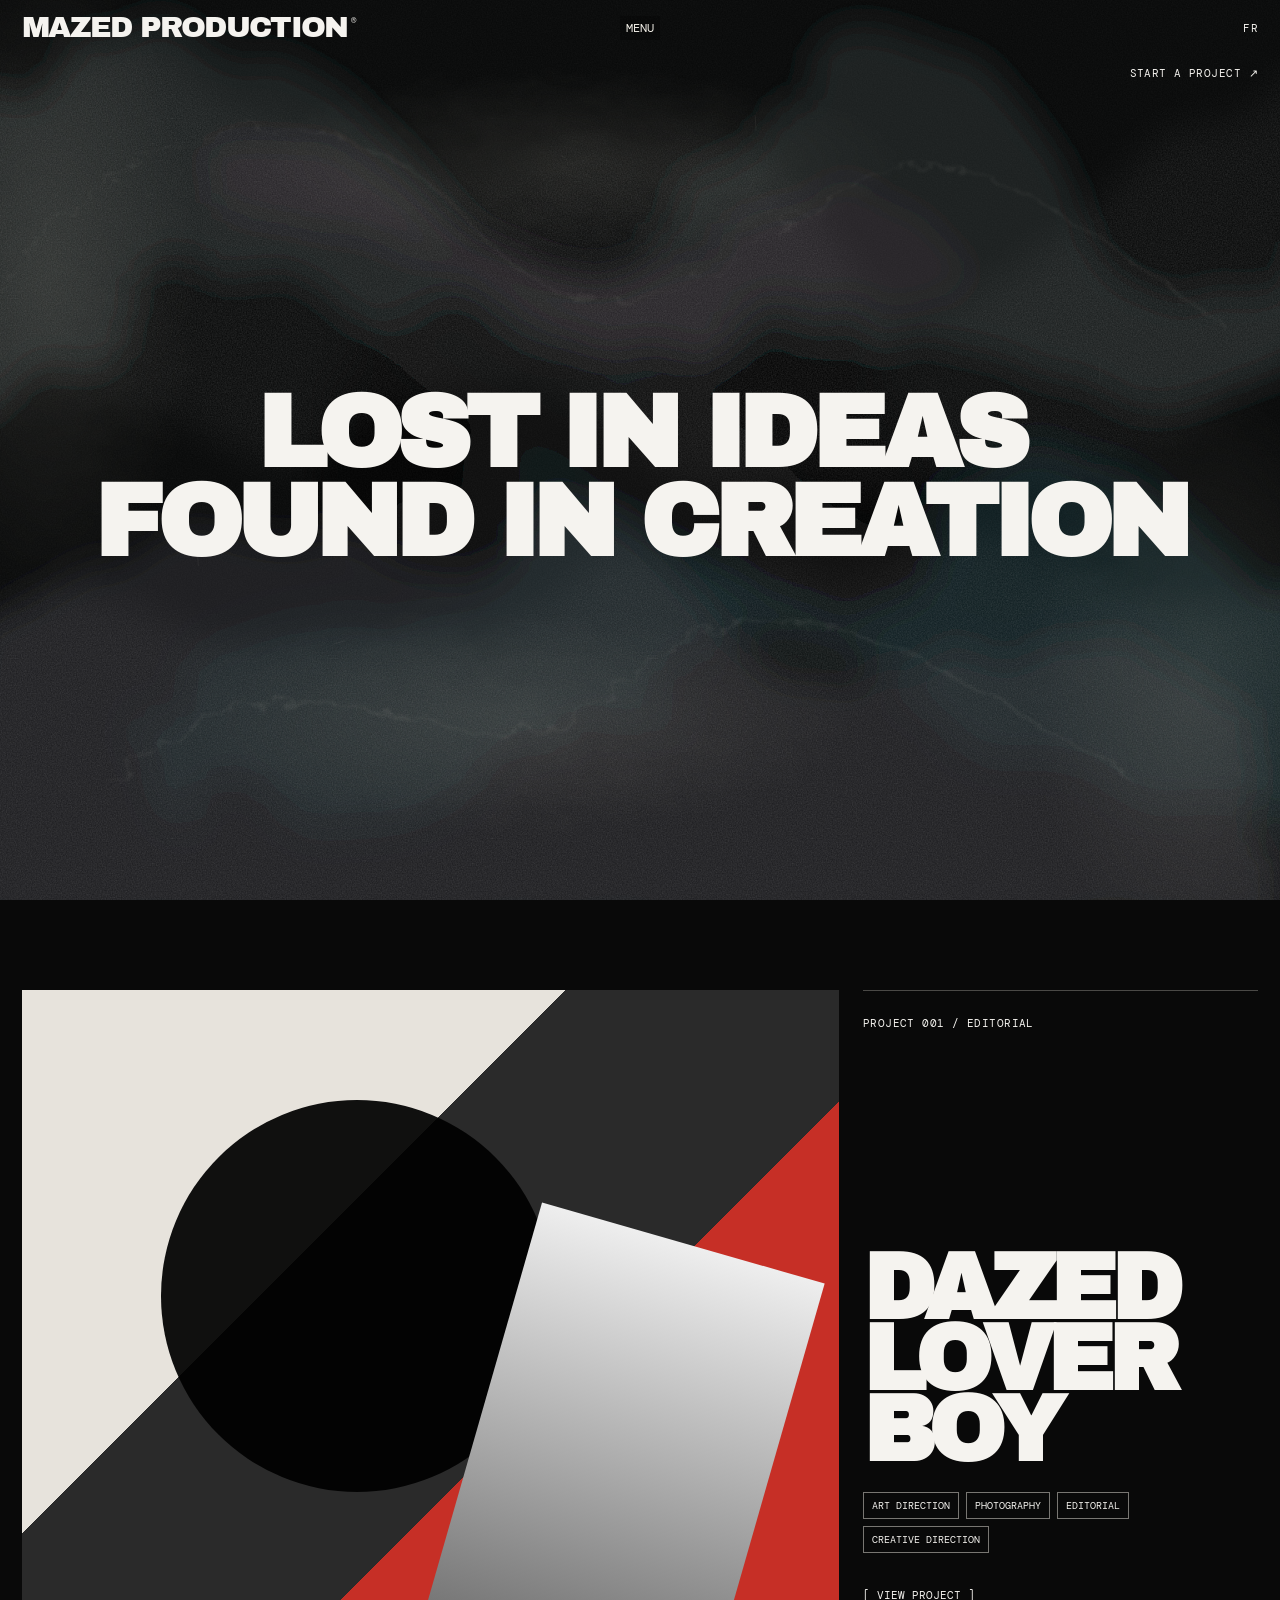
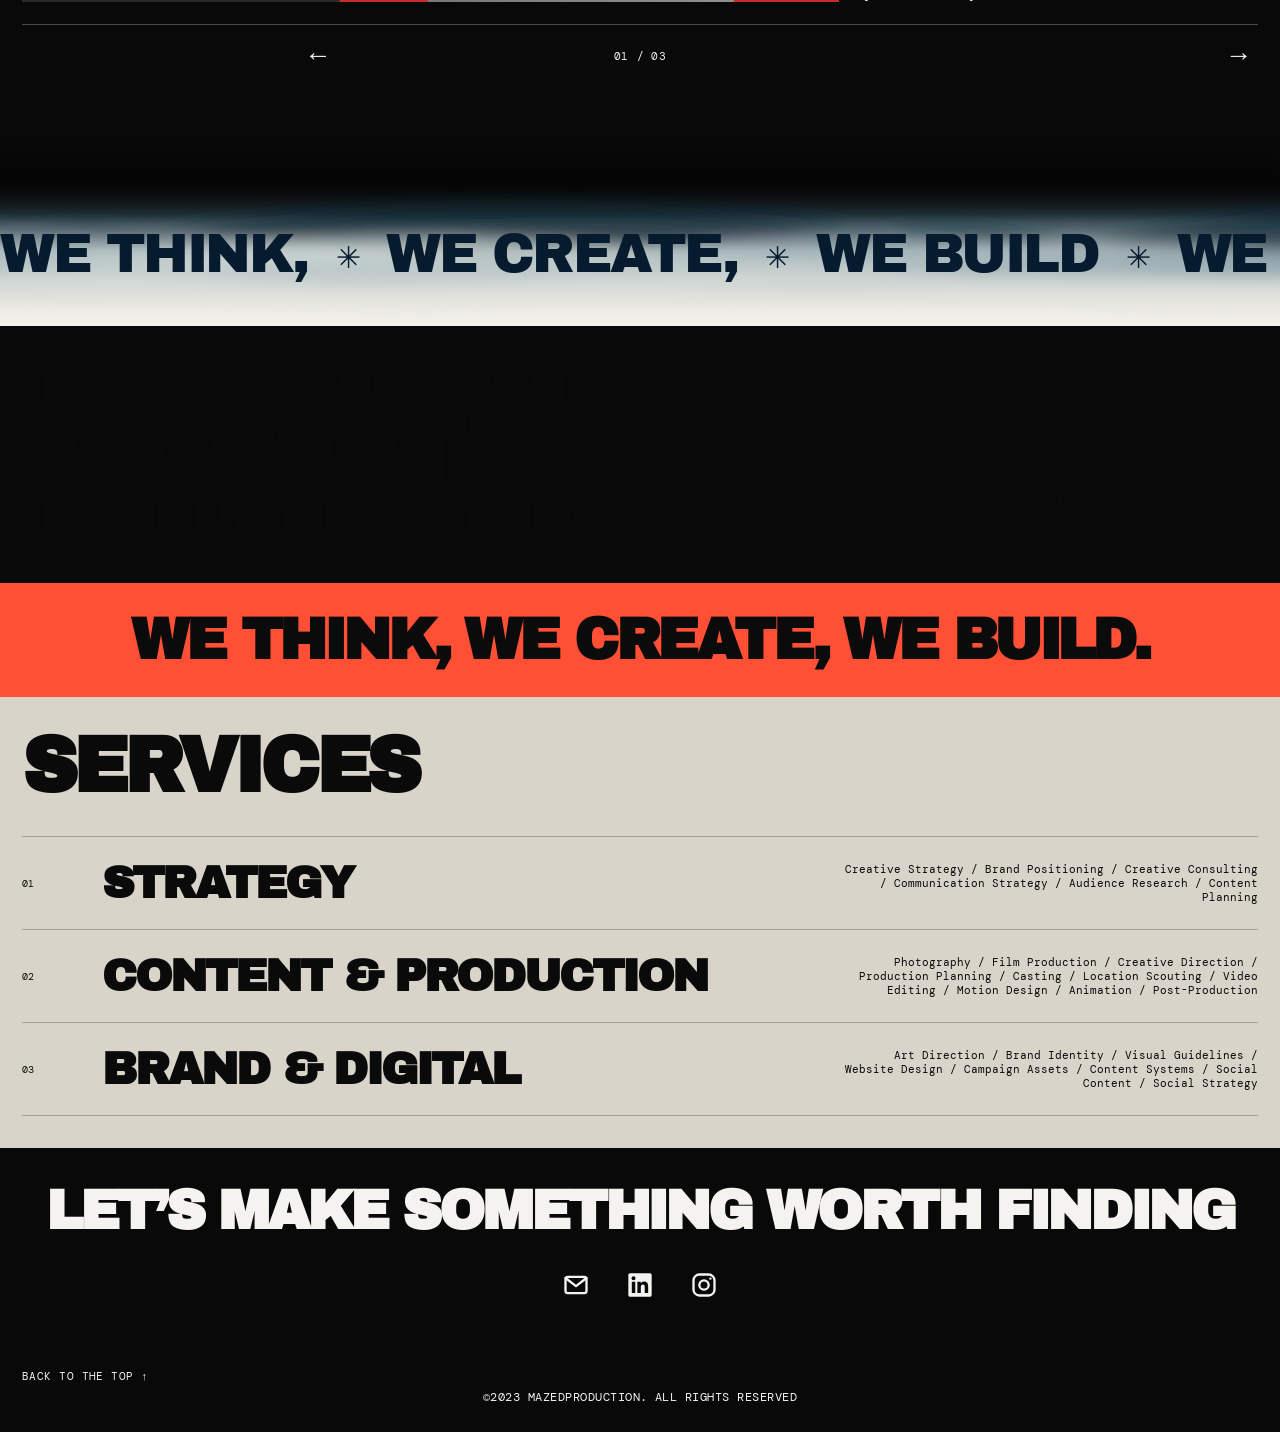
<file: index.html>
<!doctype html>
<html lang="fr">
<head>
  <meta charset="utf-8" />
  <meta name="viewport" content="width=device-width,initial-scale=1" />
  <meta name="description" content="MAZED Production — creative studio in Paris. Art direction, film, photography, branding, digital and culture." />
  <title>MAZED — Creative Production Studio</title>
  <link rel="preconnect" href="https://fonts.googleapis.com">
  <link rel="preconnect" href="https://fonts.gstatic.com" crossorigin>
  <link href="https://fonts.googleapis.com/css2?family=Archivo+Black&family=DM+Mono:wght@300;400;500&family=Courier+Prime:wght@400;700&family=Inter:wght@400;500;600&display=swap" rel="stylesheet">
  <link rel="stylesheet" href="styles.css" />
  <style>
    .hero-title .outline{color:inherit!important;-webkit-text-stroke:0!important;text-stroke:0!important}
    .hero-title .ideas-rainbow span{display:inline!important}
    html body .hero-title .ideas-rainbow > span:nth-child(1),
    html body .hero-title .ideas-rainbow > span:nth-child(2),
    html body .hero-title .ideas-rainbow > span:nth-child(3),
    html body .hero-title .ideas-rainbow > span:nth-child(4),
    html body .hero-title .ideas-rainbow > span:nth-child(5){color:inherit!important;text-shadow:none!important}
    .menu-inner a:nth-child(1):hover{color:#FFE600!important}
    .menu-inner a:nth-child(2):hover{color:#145BFF!important}
    .menu-inner a:nth-child(3):hover{color:#FF3FB4!important}
    .menu-inner a:nth-child(4):hover{color:#FF6500!important}
    .lang-toggle{background:none;border:0;padding:0;cursor:pointer;text-decoration:none;font-size:0!important}
    .lang-toggle::after{font:11px "DM Mono",monospace;letter-spacing:.04em}
    html[lang="fr"] .lang-toggle::after{content:"EN"}
    html[lang="en"] .lang-toggle::after{content:"FR"}
    .hero-start{color:inherit;text-decoration:none}
    .hero-start:hover,.lang-toggle:hover{text-decoration:underline}
    .contact h2{font-family:"Archivo Black",sans-serif!important;font-size:clamp(78px,10.8vw,170px)!important;line-height:.82!important;letter-spacing:-.075em!important;margin:56px 0 44px!important;max-width:none!important}
    .contact h2 .contact-line{display:block;white-space:nowrap;font:inherit;letter-spacing:inherit;line-height:inherit}
    .footer-brand{white-space:nowrap}
    .footer-instagram{display:inline-flex;align-items:center;justify-content:center;margin-left:12px;font-size:0!important;letter-spacing:0!important;line-height:1!important}
    .footer-instagram svg{width:28px;height:28px;display:block!important;stroke-width:2.6}
    .footer-instagram::after{content:none!important;display:none!important}
    .footer-backtop-hidden{display:none!important}
    html body footer{grid-template-columns:1fr!important}
    html body .footer-mid{width:100%;justify-self:stretch!important;align-items:stretch!important;text-align:left}
    html body .footer-mid > a{align-self:flex-start}
    html body .footer-copyright{width:100%;text-align:center;align-self:center}
    html body .footer-copyright{font-size:12px!important;line-height:1.4;white-space:normal}

    @media(max-width:820px){
      html,body{width:100%!important;max-width:100%!important;overflow-x:hidden!important;background:#0a0a0a!important}
      body{position:relative}
      body *,body *::before,body *::after{box-sizing:border-box}
      main,header,nav,footer,section{max-width:100vw!important}

      .topbar{width:100%!important;max-width:100vw!important;grid-template-columns:minmax(0,1fr) auto auto!important;column-gap:10px!important;padding:14px 16px!important;overflow:hidden}
      .logo{font-size:clamp(20px,5.8vw,27px)!important;white-space:nowrap;min-width:0}
      .menu-btn{justify-self:center;white-space:nowrap;font-size:11px!important;padding:4px 6px!important}
      .header-cta.lang-toggle{display:block!important;white-space:nowrap;font-size:0!important}
      .header-cta.lang-toggle::after{font-size:10px!important}
      .menu-panel{width:100vw!important;max-width:100vw!important;left:0!important;right:0!important;overflow-x:hidden!important}
      .menu-inner{width:100%;max-width:100%;overflow:hidden}
      .menu-inner a{max-width:100%;font-size:clamp(42px,14vw,72px)!important}

      .hero{width:100%!important;max-width:100vw!important;min-width:0!important;padding:78px 16px 22px!important;overflow:hidden!important}
      .hero-meta{width:100%;max-width:100%;overflow:hidden}
      .hero-title-wrap{width:100%;max-width:100%;overflow:hidden!important;padding:4vh 0 3vh!important}
      .hero-title{width:100%;max-width:100%;font-size:clamp(52px,14vw,76px)!important;line-height:.88!important;letter-spacing:-.07em!important;overflow:hidden!important}
      .hero-title>span{display:block;max-width:100%;white-space:nowrap}
      .hero-bottom{width:100%;max-width:100%;grid-template-columns:1fr!important;gap:20px!important;overflow:hidden}
      .hero-copy{width:100%;max-width:100%!important;font-size:14px!important;line-height:1.45!important}
      .bracket-link{max-width:100%;white-space:normal!important}

      .featured,.studio,.abilities,.callout,.contact,footer{width:100%!important;max-width:100vw!important;overflow:hidden!important;padding-left:16px!important;padding-right:16px!important}
      .featured .slide.active{grid-template-columns:minmax(0,1fr)!important}
      .slide,.slide-art,.slide-info,.slider,.slider-controls{min-width:0!important;max-width:100%!important}
      .slide-art{width:100%;overflow:hidden}
      .slide-info h2{max-width:100%;overflow-wrap:anywhere}
      .marquee-section{width:100%!important;max-width:100vw!important;overflow:hidden!important}

      .studio-grid,.ability-grid,.ability-grid a{min-width:0!important;max-width:100%!important}
      .studio h2{font-size:clamp(52px,15vw,86px)!important;max-width:100%;overflow-wrap:anywhere}
      .studio p{max-width:100%!important}
      .ability-grid a{grid-template-columns:32px minmax(0,1fr)!important;gap:12px!important}
      .ability-grid strong{font-size:clamp(24px,8vw,40px)!important;min-width:0;overflow-wrap:anywhere}
      .ability-grid em{grid-column:2!important;text-align:left!important;white-space:normal!important;overflow-wrap:anywhere;line-height:1.45}

      .callout h2{font-size:clamp(58px,16vw,92px)!important;max-width:100%;overflow-wrap:anywhere}

      .contact{min-height:auto!important;padding-top:64px!important;padding-bottom:26px!important}
      .contact h2{font-size:clamp(46px,13.2vw,64px)!important;line-height:.86!important;letter-spacing:-.065em!important;margin:42px 0 38px!important;width:100%!important;max-width:100%!important;overflow:hidden!important}
      .contact h2 .contact-line{display:block;max-width:100%;white-space:nowrap;font:inherit;letter-spacing:inherit;line-height:inherit}
      .contact h2 .contact-line:last-child{font-size:.78em!important;letter-spacing:-.05em!important;margin-top:.08em}
      .contact-bottom{width:100%;max-width:100%;grid-template-columns:minmax(0,1fr)!important;gap:0!important;overflow:hidden}
      .contact-bottom a{display:block;width:100%;max-width:100%;font-size:clamp(13px,4vw,18px)!important;line-height:1.15!important;word-break:break-word;overflow-wrap:anywhere}

      footer{grid-template-columns:1fr!important;gap:22px!important}
      .footer-brand{font-size:clamp(24px,7vw,34px)!important;max-width:100%;white-space:nowrap}
      .footer-mid,.footer-end{justify-self:start!important;max-width:100%}
    }
  
    .mobile-brand-menu{display:none}
    @media(max-width:820px){
      html body .topbar{grid-template-columns:32px minmax(0,1fr) 32px!important;column-gap:4px!important}
      html body .topbar>.logo,html body .topbar>.menu-btn{display:none!important}
      html body .topbar>.mobile-brand-menu{display:block;grid-column:2;grid-row:1;justify-self:center;border:0;background:none;color:inherit;padding:0;cursor:pointer;font-family:"Archivo Black",sans-serif;font-size:clamp(17px,5.1vw,24px);line-height:1;letter-spacing:-.055em;white-space:nowrap;text-align:center}
      .mobile-brand-menu span{font-size:8px;vertical-align:super;margin-left:3px}
      .mobile-brand-menu:focus-visible{outline:2px solid currentColor;outline-offset:5px}
      html body .topbar>.header-cta.lang-toggle{grid-column:3;grid-row:1;justify-self:end}
    }

  
    @media(max-width:820px){
      html body .hero-start{display:none!important}
      html body .studio{display:block!important;background:#f2efe7!important;color:#0a0a0a!important;visibility:visible!important;height:auto!important;min-height:0!important;scroll-margin-top:66px}
      html body .studio-grid{display:grid!important;overflow:visible!important}
      html body .studio-grid>div:last-child{display:grid!important;grid-template-columns:minmax(0,1fr)!important;gap:24px!important;width:100%!important}
      html body .studio .studio-copy{display:block!important;color:#0a0a0a!important}
      html body .footer-mid{align-items:center!important;text-align:center!important;justify-self:stretch!important}
      html body .footer-mid>a{align-self:center!important;text-align:center!important}
    }

  
    /* Mobile palette: petrol openings, a continuous ivory reading section. */
    @media(max-width:820px){
      html body .callout{background:transparent!important;color:#f2efe7!important;border-top:1px solid rgba(242,239,231,.12);border-bottom:1px solid rgba(172,109,131,.22)}
      html body .callout h2{color:#f2efe7!important;letter-spacing:-.04em!important}
      html body .abilities,html body .studio{background:#f2efe7!important;color:#0c1719!important}
      html body .abilities{padding-top:30px!important;padding-bottom:18px!important}
      html body .studio{padding-top:28px!important;padding-bottom:34px!important}
      html body .studio-grid{border-top:1px solid rgba(16,39,42,.2);padding-top:28px}
      html body .studio .studio-copy{color:#243234!important}
      html body .ability-grid,html body .ability-grid a{border-color:rgba(16,39,42,.2)!important}
      html body .ability-grid em{color:#4e5d5f!important;line-height:1.6!important}
      html body .ability-grid a:active{background:rgba(172,109,131,.09)!important}
      html body .ability-grid a:focus-visible{outline-color:#8d526a!important}
      html body .marquee-section::after{background:linear-gradient(to bottom,#050505 0%,rgba(5,5,5,.55) 9%,transparent 28%,transparent 72%,rgba(5,5,5,.55) 90%,#050505 100%)!important}
      html body .menu-panel{color:#f2efe7!important}
      html body footer{border-top:1px solid rgba(242,239,231,.12)}
    }

  
    @media(max-width:820px){
      html body .callout{display:none!important}
      html body .marquee-track span::after{content:none!important;display:none!important}
      html body .marquee-track span{padding-right:32px}
      html body .marquee-section::after{background:linear-gradient(to bottom,#050505 0%,rgba(5,5,5,.65) 14%,transparent 38%,transparent 57%,rgba(242,239,231,.65) 83%,#f2efe7 100%)!important}
      html body .studio-grid{border-top:0!important;padding-top:12px}
      html body .abilities{background:linear-gradient(to bottom,#f2efe7 0%,#f2efe7 calc(100% - 76px),#050505 100%)!important;padding-bottom:96px!important}
      html body footer{border-top:0!important}
    }

  
    @media(max-width:820px){
      html body .ability-grid>a:last-child{border-bottom:0!important}
      html body .marquee-track{display:none!important}
      html body .marquee-section{min-height:76px;pointer-events:none}
    }

  
    @media(max-width:820px){
      html body .contact h2{display:none!important}
      html body .contact{gap:0!important;padding-top:24px!important;padding-bottom:24px!important}
    }
  
    @media(max-width:820px){
      html body .marquee-section{min-height:64px}
      html body .studio{padding-top:18px!important}
      html body .studio-grid{padding-top:4px}
    }
  
    @media(max-width:820px){
      html body .abilities>.services-heading{
        position:relative;
        border-top:1px solid rgba(16,39,42,.28);
        padding-top:24px;
        margin-bottom:24px;
      }
      html body .abilities>.services-heading::before{
        content:"";
        position:absolute;
        top:-1px;
        left:0;
        width:42px;
        height:2px;
        background:#8d526a;
        opacity:.65;
      }
      html body .abilities>.services-heading .services-title{
        color:#0c1719;
      }
    }
  
    @media(max-width:820px){
      html body .abilities>.services-heading{
        margin-left:-16px;
        margin-right:-16px;
        padding:24px 16px 64px;
        min-height:140px;
        margin-bottom:18px;
        border:0;
        background:
          radial-gradient(ellipse at 72% 8%,rgba(141,82,106,.22),transparent 60%),
          linear-gradient(180deg,#10272a 0%,#1b3234 45%,#a1aaa3 73%,#dcded2 88%,#f2efe7 100%);
      }
      html body .abilities>.services-heading::before{display:none}
      html body .abilities>.services-heading .services-title{
        color:#f2efe7;
        text-shadow:0 1px 16px rgba(5,5,5,.16);
      }
    }

  
    /* Mobile Services: restrained dark panel, short transition, consistent type. */
    @media(max-width:820px){
      html body .abilities{
        background:linear-gradient(180deg,#f2efe7 0,rgba(242,239,231,.72) 12px,rgba(242,239,231,.16) 34px,transparent 60px)!important;
        color:#f2efe7!important;
        padding-top:82px!important;
        padding-bottom:30px!important;
      }
      html body .abilities>.services-heading{
        background:none!important;
        margin-left:0!important;
        margin-right:0!important;
        padding:0!important;
        min-height:0!important;
        border:0!important;
        margin-bottom:28px!important;
      }
      html body .abilities>.services-heading .services-title{
        color:#f2efe7!important;
        text-shadow:none!important;
      }
      html body .ability-grid,
      html body .ability-grid a{border-color:rgba(242,239,231,.2)!important}
      html body .ability-grid a,
      html body .ability-grid strong{color:#f2efe7!important}
      html body .ability-grid em{color:#b9c4c1!important}
      html body .ability-grid a>span{color:#b79ca7!important}
      html body .ability-grid a:hover,
      html body .ability-grid a:active{background:rgba(242,239,231,.045)!important;padding-left:0!important}
      html body .ability-grid a:focus-visible{outline-color:#b79ca7!important}
    }

  
    @media(max-width:820px){
      html body{isolation:isolate}
      html body::before{
        content:"";
        position:fixed;
        inset:0;
        z-index:-1;
        pointer-events:none;
        background-image:url("data:image/svg+xml,%3Csvg%20xmlns%3D%22http%3A%2F%2Fwww.w3.org%2F2000%2Fsvg%22%20viewBox%3D%220%200%201440%20900%22%20preserveAspectRatio%3D%22none%22%3E%3Cdefs%3E%3Cfilter%20id%3D%22oil%22%20x%3D%22-30%25%22%20y%3D%22-30%25%22%20width%3D%22160%25%22%20height%3D%22160%25%22%3E%3CfeTurbulence%20type%3D%22fractalNoise%22%20baseFrequency%3D%22.004%20.007%22%20numOctaves%3D%222%22%20seed%3D%228%22%20result%3D%22noise%22%2F%3E%3CfeDisplacementMap%20in%3D%22SourceGraphic%22%20in2%3D%22noise%22%20scale%3D%2244%22%20xChannelSelector%3D%22R%22%20yChannelSelector%3D%22G%22%2F%3E%3CfeGaussianBlur%20stdDeviation%3D%2216%22%2F%3E%3C%2Ffilter%3E%3CradialGradient%20id%3D%22fade%22%3E%3Cstop%20offset%3D%2245%25%22%20stop-color%3D%22white%22%2F%3E%3Cstop%20offset%3D%22100%25%22%20stop-color%3D%22black%22%2F%3E%3C%2FradialGradient%3E%3Cmask%20id%3D%22edge%22%3E%3Cellipse%20cx%3D%22730%22%20cy%3D%22450%22%20rx%3D%22620%22%20ry%3D%22415%22%20fill%3D%22url(%23fade)%22%2F%3E%3C%2Fmask%3E%3C%2Fdefs%3E%3Cg%20mask%3D%22url(%23edge)%22%20filter%3D%22url(%23oil)%22%3E%3Cpath%20fill%3D%22%230a171a%22%20d%3D%22M145%20662C90%20537%20224%20525%20285%20448S275%20290%20441%20289S591%20153%20753%20173S881%20249%201017%20190S1301%20238%201300%20379S1133%20473%201115%20561S976%20577%20908%20669S770%20725%20654%20674S481%20796%20355%20745S214%20788%20145%20662Z%22%2F%3E%3Cpath%20fill%3D%22%2310272a%22%20d%3D%22M232%20630C194%20543%20332%20500%20353%20422S425%20364%20516%20327S610%20203%20764%20243S890%20309%201023%20250S1215%20283%201229%20383S1068%20460%201050%20547S919%20554%20847%20633S711%20657%20615%20615S461%20731%20350%20678S256%20706%20232%20630Z%22%2F%3E%3Cpath%20fill%3D%22%230e2028%22%20d%3D%22M318%20608C291%20541%20391%20520%20429%20443S510%20416%20582%20369S664%20282%20772%20303S919%20361%201021%20313S1151%20351%201135%20412S1009%20472%20989%20528S863%20527%20812%20577S715%20618%20628%20589S475%20660%20407%20637S350%20662%20318%20608Z%22%2F%3E%3Cpath%20fill%3D%22%23111b26%22%20d%3D%22M413%20570C422%20522%20487%20521%20520%20470S604%20424%20672%20382S735%20348%20803%20372S939%20418%201012%20378S1092%20409%201031%20455S937%20499%20910%20535S815%20527%20767%20558S698%20576%20627%20560S475%20618%20413%20570Z%22%2F%3E%3Cpath%20fill%3D%22%2334212d%22%20opacity%3D%22.48%22%20d%3D%22M634%20335C691%20277%20742%20269%20820%20303S942%20354%201025%20315L1020%20340C935%20379%20868%20336%20811%20324S698%20322%20651%20357Z%22%2F%3E%3Cpath%20fill%3D%22%2311141c%22%20d%3D%22M488%20548C518%20508%20584%20506%20624%20457S698%20399%20774%20413S871%20471%20946%20438S967%20487%20899%20501S807%20509%20753%20535S672%20551%20609%20537S525%20572%20488%20548Z%22%2F%3E%3Cpath%20fill%3D%22%23050505%22%20opacity%3D%22.74%22%20d%3D%22M570%20524C622%20502%20654%20445%20721%20447S787%20500%20853%20471S887%20510%20821%20523S745%20551%20686%20530S620%20555%20570%20524Z%22%2F%3E%3C%2Fg%3E%3C%2Fsvg%3E");
        background-position:center;
        background-size:100% 100%;
        background-repeat:no-repeat;
        opacity:.42;
      }
      html body .abilities,
      html body .contact,
      html body footer{
        background:transparent!important;
        background-image:none!important;
        border:0!important;
        box-shadow:none!important;
      }
      html body .abilities{
        position:relative;
        padding-top:100px!important;
        padding-bottom:20px!important;
      }
      html body .abilities::before{
        content:"";
        position:absolute;
        top:0;
        left:0;
        right:0;
        height:60px;
        pointer-events:none;
        background:linear-gradient(180deg,#f2efe7 0%,rgba(242,239,231,.64) 22%,rgba(242,239,231,.1) 62%,transparent 100%);
      }
      html body .contact{padding-top:16px!important}
    }

  
    @media(max-width:820px){
      html body .abilities{
        padding-top:164px!important;
        padding-bottom:12px!important;
      }
      html body .abilities>.services-heading{
        width:100%;
        text-align:center!important;
        margin-bottom:36px!important;
      }
      html body .abilities>.services-heading .services-title{
        width:100%;
        text-align:center!important;
      }
      html body .abilities,
      html body .contact,
      html body footer{
        background-color:transparent!important;
        background-image:none!important;
      }
      html body .contact{
        margin-top:0!important;
        padding-top:12px!important;
        border-top:0!important;
      }
      html body .contact::before,
      html body .contact::after{display:none!important}
    }


    /* Mobile only: soften the Services / Contact junction over the shared oil background. */
    @media(max-width:820px){
      html body .contact{
        overflow:visible!important;
        isolation:auto!important;
        background:transparent!important;
        box-shadow:none!important;
      }
      html body .contact::before{
        content:"";
        display:block!important;
        position:absolute;
        left:0;
        right:0;
        top:-64px;
        height:160px;
        z-index:0;
        pointer-events:none;
        background:radial-gradient(ellipse at 50% 44%,rgba(16,39,42,.22) 0%,rgba(16,39,42,.1) 38%,rgba(16,39,42,0) 72%)!important;
        border:0!important;
      }
      html body .contact>*{position:relative;z-index:1}
    }


    /* Mobile reading flow and one uninterrupted Services / Contact surface. */
    @media(max-width:820px){
      html body .abilities{padding-top:204px!important}
      html body .featured .slide.active{display:flex!important;flex-direction:column!important;gap:24px!important}
      html body .featured .slide-info{order:0;min-height:0!important;padding-bottom:0!important}
      html body .featured .slide-art{order:1}
      html body .featured .slide-info h2{margin:24px 0 22px!important}
      html body .featured .slide-info .tags{margin-bottom:20px}
      html body .featured .slide-info>.bracket-link{display:none!important}
      html body .featured .mobile-project-title{display:block;color:inherit;text-decoration:none;transition:color .18s}
      html body .featured .mobile-project-title:active{color:#b79ca7}
      html body .featured .mobile-project-title:focus-visible{outline:2px solid #b79ca7;outline-offset:6px}
      html body .featured .slide-info .slider-controls{width:100%;margin-top:0;padding-top:12px}
      html body .mobile-lower-surface{
        position:relative;
        isolation:isolate;
        width:100%;
        background:#0a0a0a;
      }
      html body .mobile-lower-surface::before{
        content:"";
        position:absolute;
        inset:0;
        z-index:-1;
        pointer-events:none;
        background-image:url("data:image/svg+xml,%3Csvg%20xmlns%3D%22http%3A%2F%2Fwww.w3.org%2F2000%2Fsvg%22%20viewBox%3D%220%200%201440%20900%22%20preserveAspectRatio%3D%22none%22%3E%3Cdefs%3E%3Cfilter%20id%3D%22oil%22%20x%3D%22-30%25%22%20y%3D%22-30%25%22%20width%3D%22160%25%22%20height%3D%22160%25%22%3E%3CfeTurbulence%20type%3D%22fractalNoise%22%20baseFrequency%3D%22.004%20.007%22%20numOctaves%3D%222%22%20seed%3D%228%22%20result%3D%22noise%22%2F%3E%3CfeDisplacementMap%20in%3D%22SourceGraphic%22%20in2%3D%22noise%22%20scale%3D%2244%22%20xChannelSelector%3D%22R%22%20yChannelSelector%3D%22G%22%2F%3E%3CfeGaussianBlur%20stdDeviation%3D%2216%22%2F%3E%3C%2Ffilter%3E%3CradialGradient%20id%3D%22fade%22%3E%3Cstop%20offset%3D%2245%25%22%20stop-color%3D%22white%22%2F%3E%3Cstop%20offset%3D%22100%25%22%20stop-color%3D%22black%22%2F%3E%3C%2FradialGradient%3E%3Cmask%20id%3D%22edge%22%3E%3Cellipse%20cx%3D%22730%22%20cy%3D%22450%22%20rx%3D%22620%22%20ry%3D%22415%22%20fill%3D%22url(%23fade)%22%2F%3E%3C%2Fmask%3E%3C%2Fdefs%3E%3Cg%20mask%3D%22url(%23edge)%22%20filter%3D%22url(%23oil)%22%3E%3Cpath%20fill%3D%22%230a171a%22%20d%3D%22M145%20662C90%20537%20224%20525%20285%20448S275%20290%20441%20289S591%20153%20753%20173S881%20249%201017%20190S1301%20238%201300%20379S1133%20473%201115%20561S976%20577%20908%20669S770%20725%20654%20674S481%20796%20355%20745S214%20788%20145%20662Z%22%2F%3E%3Cpath%20fill%3D%22%2310272a%22%20d%3D%22M232%20630C194%20543%20332%20500%20353%20422S425%20364%20516%20327S610%20203%20764%20243S890%20309%201023%20250S1215%20283%201229%20383S1068%20460%201050%20547S919%20554%20847%20633S711%20657%20615%20615S461%20731%20350%20678S256%20706%20232%20630Z%22%2F%3E%3Cpath%20fill%3D%22%230e2028%22%20d%3D%22M318%20608C291%20541%20391%20520%20429%20443S510%20416%20582%20369S664%20282%20772%20303S919%20361%201021%20313S1151%20351%201135%20412S1009%20472%20989%20528S863%20527%20812%20577S715%20618%20628%20589S475%20660%20407%20637S350%20662%20318%20608Z%22%2F%3E%3Cpath%20fill%3D%22%23111b26%22%20d%3D%22M413%20570C422%20522%20487%20521%20520%20470S604%20424%20672%20382S735%20348%20803%20372S939%20418%201012%20378S1092%20409%201031%20455S937%20499%20910%20535S815%20527%20767%20558S698%20576%20627%20560S475%20618%20413%20570Z%22%2F%3E%3Cpath%20fill%3D%22%2334212d%22%20opacity%3D%22.48%22%20d%3D%22M634%20335C691%20277%20742%20269%20820%20303S942%20354%201025%20315L1020%20340C935%20379%20868%20336%20811%20324S698%20322%20651%20357Z%22%2F%3E%3Cpath%20fill%3D%22%2311141c%22%20d%3D%22M488%20548C518%20508%20584%20506%20624%20457S698%20399%20774%20413S871%20471%20946%20438S967%20487%20899%20501S807%20509%20753%20535S672%20551%20609%20537S525%20572%20488%20548Z%22%2F%3E%3Cpath%20fill%3D%22%23050505%22%20opacity%3D%22.74%22%20d%3D%22M570%20524C622%20502%20654%20445%20721%20447S787%20500%20853%20471S887%20510%20821%20523S745%20551%20686%20530S620%20555%20570%20524Z%22%2F%3E%3C%2Fg%3E%3C%2Fsvg%3E"),radial-gradient(ellipse at 50% 78%,rgba(16,39,42,.5),transparent 80%);
        background-size:100% 140%,100% 100%;
        background-position:center 58%,center;
        background-repeat:no-repeat;
        opacity:.42;
      }
      html body .mobile-lower-surface>.abilities,
      html body .mobile-lower-surface>.contact{
        background:transparent!important;
        background-image:none!important;
        isolation:auto!important;
        border:0!important;
        box-shadow:none!important;
      }
      html body .mobile-lower-surface>.contact::before,
      html body .mobile-lower-surface>.contact::after,
      html body .mobile-lower-surface>.contact>.oil-atmosphere{display:none!important}
      html body .mobile-lower-surface>.contact{margin-top:0!important}
    }


    /* One mobile lower section, including Back to top and credits. */
    @media(max-width:820px){
      html body .mobile-lower-surface>.abilities{
        padding-top:96px!important;
      }
      html body .mobile-lower-surface>.abilities>.services-heading,
      html body .mobile-lower-surface .services-title{text-align:center!important}
      html body .mobile-lower-surface>footer{
        background:transparent!important;
        background-image:none!important;
        border:0!important;
        box-shadow:none!important;
        isolation:auto!important;
        margin-top:0!important;
      }
      html body .mobile-lower-surface>footer>.oil-atmosphere,
      html body .mobile-lower-surface>footer::before,
      html body .mobile-lower-surface>footer::after{display:none!important}
    }


    /* Mobile footer: override the global dark-surface selector's specificity. */
    @media(max-width:820px){
      html body #top .mobile-lower-surface>footer,
      html body #top .mobile-lower-surface>footer .footer-mid{
        background:transparent!important;
        background-color:transparent!important;
        background-image:none!important;
        border:0!important;
        box-shadow:none!important;
      }
    }


/* MAZED worn petrol patina: organic stains and analogue grain across the full continuous canvas. */
:root{--mazed-film:url("data:image/svg+xml,%3Csvg%20xmlns%3D%22http%3A%2F%2Fwww.w3.org%2F2000%2Fsvg%22%20width%3D%221600%22%20height%3D%221000%22%20viewBox%3D%220%200%201600%201000%22%20preserveAspectRatio%3D%22none%22%3E%3Cdefs%3E%3Cfilter%20id%3D%22g%22%3E%3CfeTurbulence%20type%3D%22fractalNoise%22%20baseFrequency%3D%22.64%22%20numOctaves%3D%223%22%20stitchTiles%3D%22stitch%22%20seed%3D%227%22%2F%3E%3CfeColorMatrix%20type%3D%22saturate%22%20values%3D%220%22%2F%3E%3C%2Ffilter%3E%3Cfilter%20id%3D%22pool%22%20x%3D%22-30%25%22%20y%3D%22-35%25%22%20width%3D%22160%25%22%20height%3D%22170%25%22%3E%3CfeTurbulence%20type%3D%22fractalNoise%22%20baseFrequency%3D%22.006%20.009%22%20numOctaves%3D%223%22%20seed%3D%2219%22%20result%3D%22n%22%2F%3E%3CfeDisplacementMap%20in%3D%22SourceGraphic%22%20in2%3D%22n%22%20scale%3D%22110%22%2F%3E%3CfeGaussianBlur%20stdDeviation%3D%2222%22%2F%3E%3C%2Ffilter%3E%3Cfilter%20id%3D%22rough%22%20x%3D%22-30%25%22%20y%3D%22-30%25%22%20width%3D%22160%25%22%20height%3D%22160%25%22%3E%3CfeTurbulence%20type%3D%22fractalNoise%22%20baseFrequency%3D%22.025%20.055%22%20numOctaves%3D%223%22%20seed%3D%224%22%20result%3D%22n%22%2F%3E%3CfeDisplacementMap%20in%3D%22SourceGraphic%22%20in2%3D%22n%22%20scale%3D%2234%22%2F%3E%3CfeGaussianBlur%20stdDeviation%3D%222%22%2F%3E%3C%2Ffilter%3E%3CradialGradient%20id%3D%22v%22%3E%3Cstop%20stop-color%3D%22%23bcb8ab%22%20stop-opacity%3D%22.2%22%2F%3E%3Cstop%20offset%3D%221%22%20stop-color%3D%22%23bcb8ab%22%20stop-opacity%3D%220%22%2F%3E%3C%2FradialGradient%3E%3Cmask%20id%3D%22patches%22%3E%3Cg%20fill%3D%22white%22%20filter%3D%22url(%23pool)%22%3E%3Cpath%20d%3D%22M-80%20120C230-50%20350%20220%20590%20190S930%2080%201050%20280%201290%20240%201680%2080L1650%20390C1360%20620%201200%20470%20980%20540S780%20320%20500%20460%20200%20320-80%20520Z%22%2F%3E%3Cpath%20d%3D%22M-100%20730C200%20540%20270%20850%20600%20700S900%20680%201110%20610%201390%20760%201700%20650L1700%201080H-100Z%22%2F%3E%3C%2Fg%3E%3C%2Fmask%3E%3C%2Fdefs%3E%3Crect%20width%3D%221600%22%20height%3D%221000%22%20fill%3D%22%23080909%22%2F%3E%3Cg%20filter%3D%22url(%23pool)%22%3E%3Cpath%20fill%3D%22%23262a2a%22%20opacity%3D%22.67%22%20d%3D%22M-100%20180C110-40%20400%2040%20540%20200S750%20300%20960%20140%201280%2070%201370%20260%201600%20240%201690%20130L1650%20410C1380%20520%201350%20370%201170%20400S1020%20300%20810%20440%20530%20390%20360%20300%20130%20460-80%20470Z%22%2F%3E%3Cpath%20fill%3D%22%23173034%22%20opacity%3D%22.56%22%20d%3D%22M170%20820C240%20610%20520%20790%20640%20570S860%20420%201010%20540%201190%20440%201390%20520%201600%20780%201690%20600L1640%20950C1410%20820%201310%20910%201130%20770S900%20760%20770%20800%20600%20970%20400%20900%20220%20990%20170%20820Z%22%2F%3E%3Cpath%20fill%3D%22%2340323a%22%20opacity%3D%22.29%22%20d%3D%22M250%20170C480%20100%20570%20350%20790%20290S1040%20160%201230%20300L1140%20345C920%20265%20890%20440%20670%20350S460%20250%20280%20240Z%22%2F%3E%3Cpath%20fill%3D%22%23303137%22%20opacity%3D%22.5%22%20d%3D%22M-60%20740C210%20500%20340%20680%20520%20550S790%20600%20940%20730%201280%20600%201580%20800L1610%201040H-50Z%22%2F%3E%3Cpath%20fill%3D%22%23080909%22%20opacity%3D%22.62%22%20d%3D%22M380%20400C560%20250%20720%20450%20900%20370S1130%20400%201170%20580%20920%20660%20790%20580%20560%20700%20400%20570Z%22%2F%3E%3C%2Fg%3E%3Crect%20width%3D%221600%22%20height%3D%221000%22%20filter%3D%22url(%23g)%22%20mask%3D%22url(%23patches)%22%20opacity%3D%22.115%22%2F%3E%3Crect%20width%3D%221600%22%20height%3D%221000%22%20filter%3D%22url(%23g)%22%20opacity%3D%22.052%22%2F%3E%3Cg%20fill%3D%22url(%23v)%22%20filter%3D%22url(%23rough)%22%20opacity%3D%22.62%22%3E%3Cellipse%20cx%3D%2260%22%20cy%3D%22310%22%20rx%3D%22190%22%20ry%3D%22380%22%2F%3E%3Cellipse%20cx%3D%221500%22%20cy%3D%22750%22%20rx%3D%22220%22%20ry%3D%22330%22%2F%3E%3Cellipse%20cx%3D%22710%22%20cy%3D%22180%22%20rx%3D%22430%22%20ry%3D%22105%22%2F%3E%3Cellipse%20cx%3D%22650%22%20cy%3D%22800%22%20rx%3D%22430%22%20ry%3D%22125%22%2F%3E%3C%2Fg%3E%3Cg%20fill%3D%22none%22%20stroke%3D%22%23c6c2b5%22%20filter%3D%22url(%23rough)%22%20opacity%3D%22.085%22%3E%3Cpath%20d%3D%22M-20%20350C140%20110%20430%2080%20590%20250S910%20290%201050%20210%201310%20230%201530%20360%22%20stroke-width%3D%222%22%2F%3E%3Cpath%20d%3D%22M140%20870C380%20650%20600%20920%20780%20760S1160%20740%201410%20860%22%20stroke-width%3D%223%22%2F%3E%3C%2Fg%3E%3Cg%20stroke%3D%22%23c6c2b6%22%20opacity%3D%22.075%22%3E%3Cpath%20d%3D%22M182%20218l9-2m225%20500%2015-4m270-539%206%202m495%20450%2011-6M944%20128l1%2017m-698%20470%201%2014m1127-226-1%2022%22%2F%3E%3C%2Fg%3E%3C%2Fsvg%3E")}
html:root body.film-home,
html:root body.film-gallery{
  background:#090909 var(--mazed-film) center top / 100vw 100svh no-repeat fixed!important;
}
html:root body.film-home :is(.hero,.featured,.contact,footer),
html:root body.film-home #top .mobile-lower-surface,
html:root body.film-home #top .mobile-lower-surface>footer,
html:root body.film-home #top .mobile-lower-surface>footer .footer-mid{
  background:transparent!important;
  background-image:none!important;
  box-shadow:none!important;
}
html:root body.film-home :is(.topbar,.topbar.scrolled,.menu-panel){
  background:#090909 var(--mazed-film) center top / 100vw 100svh no-repeat fixed!important;
}
html:root body.film-home::before,
html:root body.film-home .mobile-lower-surface::before,
html:root body.film-home .contact::before,
html:root body.film-home .contact::after,
html:root body.film-home .hero-atmosphere,
html:root body.film-home .oil-atmosphere,
html:root body.film-home>.grain{display:none!important}
html:root body.film-gallery>header,
html:root body.film-gallery .image-viewer,
html:root body.film-client :is(.strategy-hero,.strategy-examples,.strategy-cta,footer),
html:root body.film-client.strategy-page>header{
  background:#090909 var(--mazed-film) center top / 100vw 100svh no-repeat fixed!important;
}
html:root body.film-home .hero-title{text-shadow:none!important}
@media(max-width:820px){
  html:root body.film-home #top .mobile-lower-surface>.abilities,
  html:root body.film-home #top .mobile-lower-surface>.contact{
    background:transparent!important;
    background-image:none!important;
  }
}
@supports(-webkit-touch-callout:none){
  html:root body.film-home,
  html:root body.film-gallery{background-image:none!important;isolation:isolate}
  html:root body.film-home::after,
  html:root body.film-gallery::after{
    content:"";position:fixed;inset:0;z-index:-1;pointer-events:none;
    background:#090909 var(--mazed-film) center / 100% 100% no-repeat;
  }
}

  </style>
</head>
<body class="film-home">
  <div class="grain" aria-hidden="true"></div>

  <header class="topbar">
    <a class="logo" href="#top" aria-label="MAZED Production home">MAZED PRODUCTION<span>®</span></a>
    <button class="mobile-brand-menu" type="button" aria-expanded="false" aria-controls="menu" aria-label="Open menu">MAZED PRODUCTION<span aria-hidden="true">®</span></button>
    <button class="menu-btn" aria-expanded="false" aria-controls="menu">MENU</button>
    <button class="header-cta lang-toggle" type="button" aria-label="Switch language" data-lang-toggle>FR / EN</button>
  </header>

  <nav id="menu" class="menu-panel" aria-hidden="true">
    <div class="menu-inner">
      <a href="#work">WORK</a>
      <a href="#services">SERVICES</a>
      <a href="#studio">ABOUT</a>
      <a href="#contact">CONTACT</a>
      <p>PARIS / AVAILABLE WORLDWIDE</p>
    </div>
  </nav>

  <main id="top">
    <section class="hero">
      <div class="hero-meta mono">
        <span>MAZED PRODUCTION</span>
        <a class="hero-start" href="#contact" data-i18n="startProject">START A PROJECT ↗</a>
      </div>

      <div class="hero-title-wrap">
        <h1 class="hero-title">
          <span>LOST IN</span>
          <span class="outline ideas-rainbow"><span>I</span><span>D</span><span>E</span><span>A</span><span>S</span></span>
          <span>FOUND IN</span>
          <span>CREATION.</span>
        </h1>
      </div>

      <div class="hero-bottom">
        <p>WE DON'T JUST FIND DIRECTION —<br>WE CREATE IT.</p>
        <p class="hero-copy">From the first thought to the final frame, MAZED builds visual worlds through film, photography, design and cultural storytelling.</p>
      </div>
    </section>

    <section class="featured" id="work">
      <div class="slider" data-slider>
        <article class="slide active" data-slide="0">
          <div class="slide-art art-1"><div class="shape s1"></div><div class="shape s2"></div></div>
          <div class="slide-info">
            <p class="mono">PROJECT 001 / EDITORIAL</p>
            <h2>DAZED<br>LOVER BOY</h2>
            <div class="tags"><span>ART DIRECTION</span><span>PHOTOGRAPHY</span><span>EDITORIAL</span><span>CREATIVE DIRECTION</span></div>
            <a href="#gallery" class="bracket-link">[ VIEW PROJECT ]</a>
          </div>
        </article>

        <article class="slide editorial-project" data-slide="1"><div class="slide-art editorial-preview"><div class="editorial-column"><div class="editorial-track"><div class="editorial-group"><a href="/work/fucking-young-magazine-editorial.html?lang=en#1" class="editorial-thumb" aria-label="Open photograph 1"><img src="/assets/fucking-young/01.svg" width="1113" height="1440" loading="eager" decoding="async" alt="Fucking Young Magazine editorial — photograph 1"></a><a href="/work/fucking-young-magazine-editorial.html?lang=en#4" class="editorial-thumb" aria-label="Open photograph 4"><img src="/assets/fucking-young/04.svg" width="1113" height="1440" loading="eager" decoding="async" alt="Fucking Young Magazine editorial — photograph 4"></a><a href="/work/fucking-young-magazine-editorial.html?lang=en#7" class="editorial-thumb" aria-label="Open photograph 7"><img src="/assets/fucking-young/07.svg" width="960" height="1440" loading="eager" decoding="async" alt="Fucking Young Magazine editorial — photograph 7"></a><a href="/work/fucking-young-magazine-editorial.html?lang=en#10" class="editorial-thumb" aria-label="Open photograph 10"><img src="/assets/fucking-young/10.svg" width="1440" height="1113" loading="eager" decoding="async" alt="Fucking Young Magazine editorial — photograph 10"></a><a href="/work/fucking-young-magazine-editorial.html?lang=en#13" class="editorial-thumb" aria-label="Open photograph 13"><img src="/assets/fucking-young/13.svg" width="1113" height="1440" loading="eager" decoding="async" alt="Fucking Young Magazine editorial — photograph 13"></a></div><div class="editorial-group" aria-hidden="true"><a href="/work/fucking-young-magazine-editorial.html?lang=en#1" class="editorial-thumb" tabindex="-1" aria-hidden="true" aria-label="Open photograph 1"><img src="/assets/fucking-young/01.svg" width="1113" height="1440" loading="eager" decoding="async" alt="Fucking Young Magazine editorial — photograph 1"></a><a href="/work/fucking-young-magazine-editorial.html?lang=en#4" class="editorial-thumb" tabindex="-1" aria-hidden="true" aria-label="Open photograph 4"><img src="/assets/fucking-young/04.svg" width="1113" height="1440" loading="eager" decoding="async" alt="Fucking Young Magazine editorial — photograph 4"></a><a href="/work/fucking-young-magazine-editorial.html?lang=en#7" class="editorial-thumb" tabindex="-1" aria-hidden="true" aria-label="Open photograph 7"><img src="/assets/fucking-young/07.svg" width="960" height="1440" loading="eager" decoding="async" alt="Fucking Young Magazine editorial — photograph 7"></a><a href="/work/fucking-young-magazine-editorial.html?lang=en#10" class="editorial-thumb" tabindex="-1" aria-hidden="true" aria-label="Open photograph 10"><img src="/assets/fucking-young/10.svg" width="1440" height="1113" loading="eager" decoding="async" alt="Fucking Young Magazine editorial — photograph 10"></a><a href="/work/fucking-young-magazine-editorial.html?lang=en#13" class="editorial-thumb" tabindex="-1" aria-hidden="true" aria-label="Open photograph 13"><img src="/assets/fucking-young/13.svg" width="1113" height="1440" loading="eager" decoding="async" alt="Fucking Young Magazine editorial — photograph 13"></a></div></div></div><div class="editorial-column"><div class="editorial-track"><div class="editorial-group"><a href="/work/fucking-young-magazine-editorial.html?lang=en#2" class="editorial-thumb" aria-label="Open photograph 2"><img src="/assets/fucking-young/02.svg" width="1113" height="1440" loading="eager" decoding="async" alt="Fucking Young Magazine editorial — photograph 2"></a><a href="/work/fucking-young-magazine-editorial.html?lang=en#5" class="editorial-thumb" aria-label="Open photograph 5"><img src="/assets/fucking-young/05.svg" width="1113" height="1440" loading="eager" decoding="async" alt="Fucking Young Magazine editorial — photograph 5"></a><a href="/work/fucking-young-magazine-editorial.html?lang=en#8" class="editorial-thumb" aria-label="Open photograph 8"><img src="/assets/fucking-young/08.svg" width="1113" height="1440" loading="eager" decoding="async" alt="Fucking Young Magazine editorial — photograph 8"></a><a href="/work/fucking-young-magazine-editorial.html?lang=en#11" class="editorial-thumb" aria-label="Open photograph 11"><img src="/assets/fucking-young/11.svg" width="1113" height="1440" loading="eager" decoding="async" alt="Fucking Young Magazine editorial — photograph 11"></a></div><div class="editorial-group" aria-hidden="true"><a href="/work/fucking-young-magazine-editorial.html?lang=en#2" class="editorial-thumb" tabindex="-1" aria-hidden="true" aria-label="Open photograph 2"><img src="/assets/fucking-young/02.svg" width="1113" height="1440" loading="eager" decoding="async" alt="Fucking Young Magazine editorial — photograph 2"></a><a href="/work/fucking-young-magazine-editorial.html?lang=en#5" class="editorial-thumb" tabindex="-1" aria-hidden="true" aria-label="Open photograph 5"><img src="/assets/fucking-young/05.svg" width="1113" height="1440" loading="eager" decoding="async" alt="Fucking Young Magazine editorial — photograph 5"></a><a href="/work/fucking-young-magazine-editorial.html?lang=en#8" class="editorial-thumb" tabindex="-1" aria-hidden="true" aria-label="Open photograph 8"><img src="/assets/fucking-young/08.svg" width="1113" height="1440" loading="eager" decoding="async" alt="Fucking Young Magazine editorial — photograph 8"></a><a href="/work/fucking-young-magazine-editorial.html?lang=en#11" class="editorial-thumb" tabindex="-1" aria-hidden="true" aria-label="Open photograph 11"><img src="/assets/fucking-young/11.svg" width="1113" height="1440" loading="eager" decoding="async" alt="Fucking Young Magazine editorial — photograph 11"></a></div></div></div><div class="editorial-column"><div class="editorial-track"><div class="editorial-group"><a href="/work/fucking-young-magazine-editorial.html?lang=en#3" class="editorial-thumb" aria-label="Open photograph 3"><img src="/assets/fucking-young/03.svg" width="1113" height="1440" loading="eager" decoding="async" alt="Fucking Young Magazine editorial — photograph 3"></a><a href="/work/fucking-young-magazine-editorial.html?lang=en#6" class="editorial-thumb" aria-label="Open photograph 6"><img src="/assets/fucking-young/06.svg" width="1113" height="1440" loading="eager" decoding="async" alt="Fucking Young Magazine editorial — photograph 6"></a><a href="/work/fucking-young-magazine-editorial.html?lang=en#9" class="editorial-thumb" aria-label="Open photograph 9"><img src="/assets/fucking-young/09.svg" width="1113" height="1440" loading="eager" decoding="async" alt="Fucking Young Magazine editorial — photograph 9"></a><a href="/work/fucking-young-magazine-editorial.html?lang=en#12" class="editorial-thumb" aria-label="Open photograph 12"><img src="/assets/fucking-young/12.svg" width="1440" height="1113" loading="eager" decoding="async" alt="Fucking Young Magazine editorial — photograph 12"></a></div><div class="editorial-group" aria-hidden="true"><a href="/work/fucking-young-magazine-editorial.html?lang=en#3" class="editorial-thumb" tabindex="-1" aria-hidden="true" aria-label="Open photograph 3"><img src="/assets/fucking-young/03.svg" width="1113" height="1440" loading="eager" decoding="async" alt="Fucking Young Magazine editorial — photograph 3"></a><a href="/work/fucking-young-magazine-editorial.html?lang=en#6" class="editorial-thumb" tabindex="-1" aria-hidden="true" aria-label="Open photograph 6"><img src="/assets/fucking-young/06.svg" width="1113" height="1440" loading="eager" decoding="async" alt="Fucking Young Magazine editorial — photograph 6"></a><a href="/work/fucking-young-magazine-editorial.html?lang=en#9" class="editorial-thumb" tabindex="-1" aria-hidden="true" aria-label="Open photograph 9"><img src="/assets/fucking-young/09.svg" width="1113" height="1440" loading="eager" decoding="async" alt="Fucking Young Magazine editorial — photograph 9"></a><a href="/work/fucking-young-magazine-editorial.html?lang=en#12" class="editorial-thumb" tabindex="-1" aria-hidden="true" aria-label="Open photograph 12"><img src="/assets/fucking-young/12.svg" width="1440" height="1113" loading="eager" decoding="async" alt="Fucking Young Magazine editorial — photograph 12"></a></div></div></div></div><div class="slide-info"><p class="mono">PROJECT 002 / EDITORIAL</p><h2>FUCKING<br>YOUNG!<br>MAGAZINE<br>EDITORIAL</h2><div class="tags"><span>PHOTOGRAPHY</span><span>EDITORIAL</span><span>MAGAZINE</span></div><a href="/work/fucking-young-magazine-editorial.html?lang=en" class="bracket-link">[ VIEW PROJECT ]</a></div></article>

        <article class="slide" data-slide="2">
          <div class="slide-art art-3"><div class="shape s5"></div><div class="shape s6"></div></div>
          <div class="slide-info">
            <p class="mono">PROJECT 003 / IDENTITY</p>
            <h2>OBJECTS<br>OF DESIRE</h2>
            <div class="tags"><span>BRANDING</span><span>CAMPAIGN</span><span>SOCIAL</span><span>VISUAL IDENTITY</span></div>
            <a href="#gallery" class="bracket-link">[ VIEW PROJECT ]</a>
          </div>
        </article>

        <div class="slider-controls">
          <button type="button" data-prev aria-label="Previous project">←</button>
          <div class="slider-count mono"><span data-current>01</span><span>/ 03</span></div>
          <button type="button" data-next aria-label="Next project">→</button>
        </div>
      </div>
    </section>

    <section class="marquee-section" aria-label="MAZED abilities">
      <div class="marquee-track">
        <span>GRAPHIC DESIGN</span><span>BRANDING</span><span>ADVERTISING</span><span>VISUAL IDENTITY</span><span>SOCIAL MEDIA</span><span>WEB DESIGN</span><span>FILM</span><span>PHOTOGRAPHY</span><span>CREATIVE DIRECTION</span>
        <span>GRAPHIC DESIGN</span><span>BRANDING</span><span>ADVERTISING</span><span>VISUAL IDENTITY</span><span>SOCIAL MEDIA</span><span>WEB DESIGN</span><span>FILM</span><span>PHOTOGRAPHY</span><span>CREATIVE DIRECTION</span>
      </div>
    </section>

    <section class="studio" id="studio">
      <div class="studio-grid">
        <div class="mono studio-kicker">CRAFTING CULTURE<br>[ TELLING STORIES ]<br>SHAPING TOMORROW</div>
        <div>
          <h2>MAZED IS A<br>CREATIVE<br>PRODUCTION<br>STUDIO.</h2>
          <p>We work with artists, brands and people who want more than content. We turn ideas into a visual language — one that can live as a film, an image, an identity, a campaign or an entire world.</p>
        </div>
      </div>
    </section>

    <section class="abilities" id="services">
      <div class="section-label mono"><span>SERVICES</span><span>MAZED / 2026</span></div>
      <div class="ability-grid">
        <a href="/strategy?lang=en"><span>01</span><strong>STRATEGY</strong><em>Creative Strategy / Brand Positioning / Creative Consulting / Communication Strategy / Audience Research / Content Planning</em></a>
        <a href="/content-production?lang=en"><span>02</span><strong>CONTENT &amp; PRODUCTION</strong><em>Photography / Film Production / Creative Direction / Production Planning / Casting / Location Scouting / Video Editing / Motion Design / Animation / Post-Production</em></a>
        <a href="/brand-digital?lang=en"><span>03</span><strong>BRAND &amp; DIGITAL</strong><em>Art Direction / Brand Identity / Visual Guidelines / Website Design / Campaign Assets / Content Systems / Social Content / Social Strategy</em></a>
      </div>
    </section>

    <section class="callout">
      <p>WE REVEAL WHAT MAKES YOU</p>
      <h2>IMPOSSIBLE<br>TO IGNORE.</h2>
    </section>

    <section class="contact" id="contact">
      <h2><span class="contact-line">LETS MAKE</span><span class="contact-line">SOMETHING</span><span class="contact-line">WORTH FINDING</span></h2>
      <div class="contact-bottom">
        <a href="mailto:contact@mazedproduction.com">CONTACT@MAZEDPRODUCTION.COM ↗</a>
      </div>
    </section>
  </main>

  <footer>
    <div class="mono footer-mid">
      <a href="#top">BACK TO THE TOP ↑</a>
      <span class="footer-copyright">©2023 MAZEDPRODUCTION. ALL RIGHTS RESERVED</span>
    </div>
  </footer>

  <script src="script.js"></script>
  <script>
    const menuLabelCopy = {
      en: ['WORK', 'SERVICES', 'ABOUT', 'CONTACT'],
      fr: ['PROJETS', 'SERVICES', 'À PROPOS', 'CONTACT']
    };
    function syncMenuLabels(){
      const lang = document.documentElement.lang === 'fr' ? 'fr' : 'en';
      document.querySelectorAll('.menu-inner > a').forEach((link, i) => {
        const originalIndex=['work','services','studio','contact'].indexOf(link.getAttribute('href').slice(1));
        if (menuLabelCopy[lang][originalIndex]) link.textContent = menuLabelCopy[lang][originalIndex];
      });
    }
    function syncContactHeadline(){
      if (document.documentElement.lang !== 'fr') {
        const title = document.querySelector('.contact h2');
        if (title) title.innerHTML = '<span class="contact-word" data-color="yellow">LET’S MAKE</span> <span class="contact-word" data-color="blue">SOMETHING</span> <span class="contact-word" data-color="pink">WORTH</span> <span class="contact-word" data-color="orange">FINDING</span>';
      }
    }
    function syncFooterBackTop(){
      const lang = document.documentElement.lang === 'fr' ? 'fr' : 'en';
      const footerMid = document.querySelector('.footer-mid');
      if (footerMid) footerMid.innerHTML = '<a href="#top">' + (lang === 'fr' ? 'RETOUR EN HAUT ↑' : 'BACK TO THE TOP ↑') + '</a><span class="footer-copyright">©2023 MAZEDPRODUCTION. ALL RIGHTS RESERVED</span>';
    }
    syncMenuLabels();
    syncContactHeadline();
    syncFooterBackTop();
    document.querySelector('[data-lang-toggle]')?.addEventListener('click', () => {
      syncMenuLabels();
      syncContactHeadline();
      syncFooterBackTop();
    });
  </script>
</body>
</html>
</file>
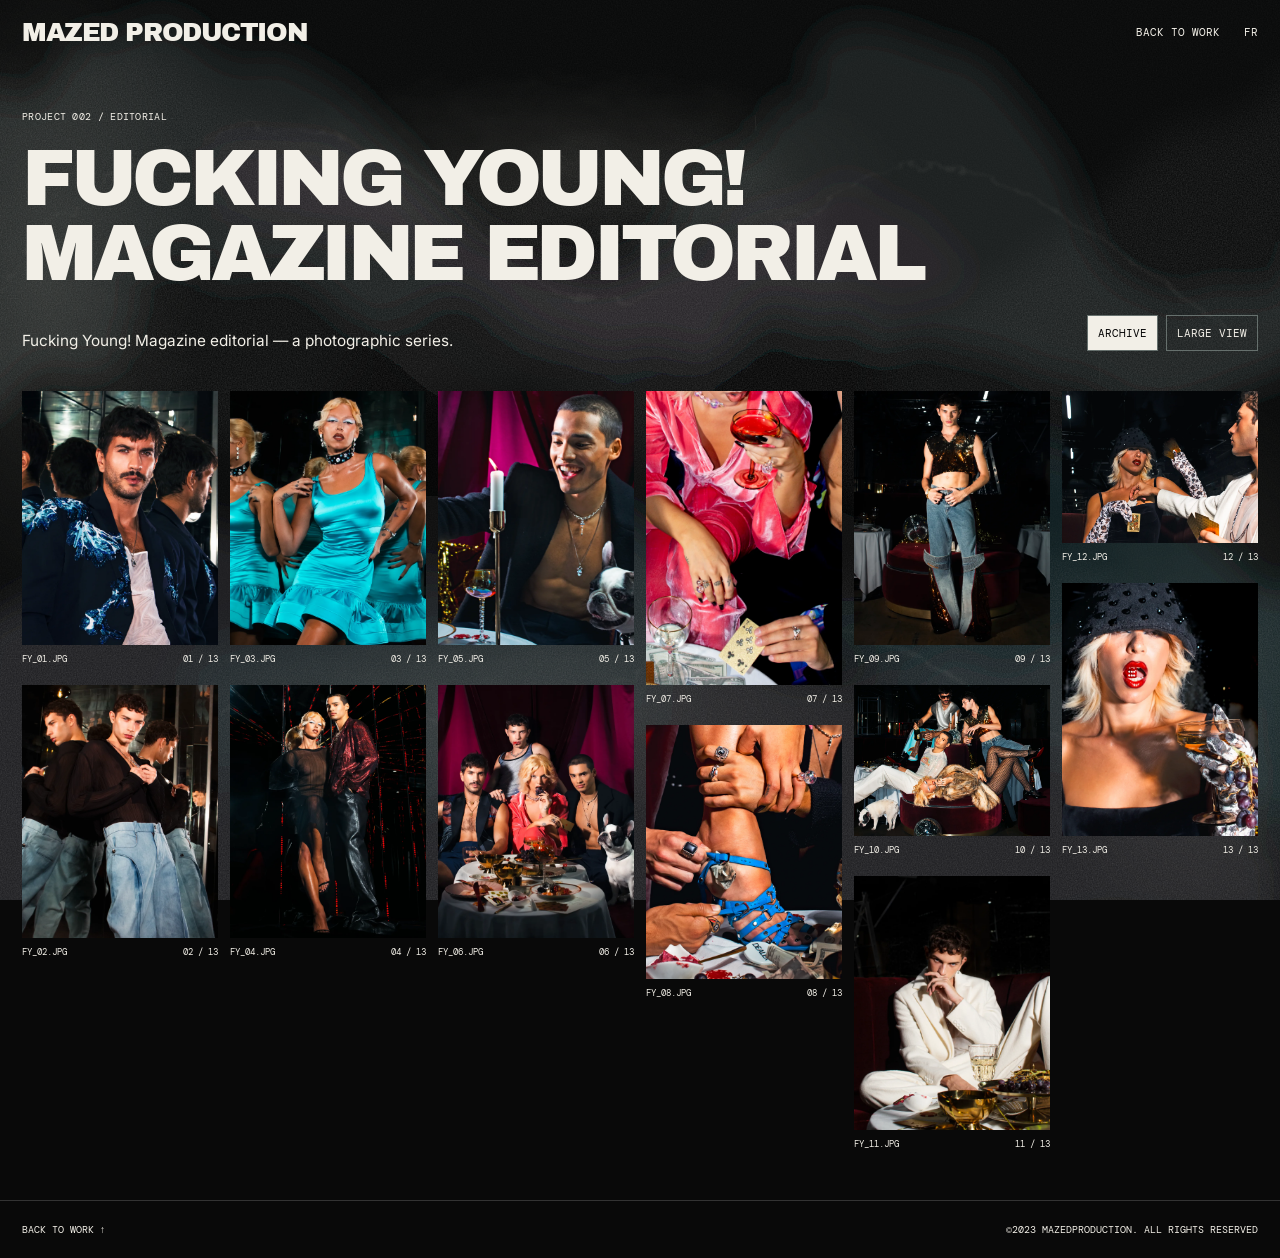
<file: work/fucking-young-magazine-editorial.html>
<!doctype html><html lang="en"><head><meta charset="utf-8"><meta name="viewport" content="width=device-width,initial-scale=1"><title>FUCKING YOUNG! MAGAZINE EDITORIAL — MAZED PRODUCTION</title><meta name="description" content="Fucking Young! Magazine editorial — photography by MAZED Production."><link href="https://fonts.googleapis.com/css2?family=Archivo+Black&family=DM+Mono:wght@400;500&family=Inter:wght@400;500;600&display=swap" rel="stylesheet"><style>:root{--paper:#f2efe7;--ink:#050505}*{box-sizing:border-box}body{margin:0;background:var(--ink);color:var(--paper);font-family:Inter,Arial,sans-serif}a{color:inherit;text-decoration:none}button{font:inherit;color:inherit;cursor:pointer}header{position:sticky;top:0;z-index:5;display:flex;align-items:center;justify-content:space-between;gap:24px;padding:18px 22px;background:#050505}header>a{font:26px 'Archivo Black';letter-spacing:-.055em}header nav{display:flex;gap:24px;font:11px 'DM Mono'}a:hover,button:hover{color:#ff3fb4}a:focus-visible,button:focus-visible{outline:2px solid #ff3fb4;outline-offset:4px}main{padding:40px 22px 50px}h1{font:clamp(36px,6.2vw,96px)/.94 'Archivo Black';letter-spacing:-.055em;max-width:1150px;margin:18px 0 24px;text-wrap:balance}.mono{font:10px 'DM Mono';letter-spacing:.03em}.intro{display:flex;justify-content:space-between;align-items:end;gap:32px;margin-bottom:40px}.intro p{font-size:clamp(12px,1.2vw,16px);line-height:1.4;margin:0;max-width:none;white-space:nowrap}.view-options{display:flex;gap:8px;flex-shrink:0}.view-options button{border:1px solid #66706d;background:transparent;padding:10px;font:11px 'DM Mono'}.view-options button[aria-pressed=true]{background:var(--paper);color:var(--ink)}.archive-grid{columns:6;column-gap:12px}.archive-grid figure{break-inside:avoid;margin:0 0 20px}.archive-grid button{display:block;width:100%;padding:0;border:0;background:none}.archive-grid img{display:block;width:100%;height:auto;transition:opacity .2s}.archive-grid button:hover img{opacity:.85}.archive-grid figcaption{margin-top:8px;font:9px 'DM Mono';display:flex;justify-content:space-between;gap:8px}.archive-grid.large{columns:3}.image-viewer{position:fixed;inset:0;z-index:20;background:rgba(5,5,5,.98);padding:70px 70px 50px;border:0;color:var(--paper);width:100%;height:100%;max-width:none;max-height:none;margin:0}.image-viewer::backdrop{background:#050505}.image-viewer>img{width:100%;height:100%;object-fit:contain;display:block}.viewer-top{position:absolute;left:22px;right:22px;top:20px;display:flex;justify-content:space-between;align-items:center}.viewer-top button,.viewer-arrow{background:none;border:0}.viewer-top button{font:12px 'DM Mono';padding:10px}.viewer-arrow{position:absolute;top:50%;transform:translateY(-50%);font-size:32px;padding:20px;min-width:60px}.viewer-prev{left:0}.viewer-next{right:0}.viewer-caption{position:absolute;bottom:18px;left:22px;right:22px;text-align:center;font:10px 'DM Mono'}footer{padding:22px;display:flex;justify-content:space-between;gap:24px;border-top:1px solid #333;font:10px 'DM Mono'}@media(max-width:1100px){.archive-grid{columns:4}.archive-grid.large{columns:2}}@media(max-width:650px){.intro p{font-size:clamp(9px,2.35vw,15px)}header{padding:16px;gap:12px}header>a{font-size:19px}header nav{gap:14px}main{padding:28px 16px}.intro{align-items:start;flex-direction:column;gap:20px;margin-bottom:28px}.archive-grid{columns:2;column-gap:10px}.archive-grid.large{columns:1}.image-viewer{padding:70px 44px 50px}.viewer-arrow{font-size:24px;padding:10px;min-width:40px}footer{padding:20px 16px;flex-direction:column}h1{font-size:10vw}}@media(prefers-reduced-motion:reduce){.archive-grid img{transition:none}}
/* MAZED worn petrol patina: organic stains and analogue grain across the full continuous canvas. */
:root{--mazed-film:url("data:image/svg+xml,%3Csvg%20xmlns%3D%22http%3A%2F%2Fwww.w3.org%2F2000%2Fsvg%22%20width%3D%221600%22%20height%3D%221000%22%20viewBox%3D%220%200%201600%201000%22%20preserveAspectRatio%3D%22none%22%3E%3Cdefs%3E%3Cfilter%20id%3D%22g%22%3E%3CfeTurbulence%20type%3D%22fractalNoise%22%20baseFrequency%3D%22.64%22%20numOctaves%3D%223%22%20stitchTiles%3D%22stitch%22%20seed%3D%227%22%2F%3E%3CfeColorMatrix%20type%3D%22saturate%22%20values%3D%220%22%2F%3E%3C%2Ffilter%3E%3Cfilter%20id%3D%22pool%22%20x%3D%22-30%25%22%20y%3D%22-35%25%22%20width%3D%22160%25%22%20height%3D%22170%25%22%3E%3CfeTurbulence%20type%3D%22fractalNoise%22%20baseFrequency%3D%22.006%20.009%22%20numOctaves%3D%223%22%20seed%3D%2219%22%20result%3D%22n%22%2F%3E%3CfeDisplacementMap%20in%3D%22SourceGraphic%22%20in2%3D%22n%22%20scale%3D%22110%22%2F%3E%3CfeGaussianBlur%20stdDeviation%3D%2222%22%2F%3E%3C%2Ffilter%3E%3Cfilter%20id%3D%22rough%22%20x%3D%22-30%25%22%20y%3D%22-30%25%22%20width%3D%22160%25%22%20height%3D%22160%25%22%3E%3CfeTurbulence%20type%3D%22fractalNoise%22%20baseFrequency%3D%22.025%20.055%22%20numOctaves%3D%223%22%20seed%3D%224%22%20result%3D%22n%22%2F%3E%3CfeDisplacementMap%20in%3D%22SourceGraphic%22%20in2%3D%22n%22%20scale%3D%2234%22%2F%3E%3CfeGaussianBlur%20stdDeviation%3D%222%22%2F%3E%3C%2Ffilter%3E%3CradialGradient%20id%3D%22v%22%3E%3Cstop%20stop-color%3D%22%23bcb8ab%22%20stop-opacity%3D%22.2%22%2F%3E%3Cstop%20offset%3D%221%22%20stop-color%3D%22%23bcb8ab%22%20stop-opacity%3D%220%22%2F%3E%3C%2FradialGradient%3E%3Cmask%20id%3D%22patches%22%3E%3Cg%20fill%3D%22white%22%20filter%3D%22url(%23pool)%22%3E%3Cpath%20d%3D%22M-80%20120C230-50%20350%20220%20590%20190S930%2080%201050%20280%201290%20240%201680%2080L1650%20390C1360%20620%201200%20470%20980%20540S780%20320%20500%20460%20200%20320-80%20520Z%22%2F%3E%3Cpath%20d%3D%22M-100%20730C200%20540%20270%20850%20600%20700S900%20680%201110%20610%201390%20760%201700%20650L1700%201080H-100Z%22%2F%3E%3C%2Fg%3E%3C%2Fmask%3E%3C%2Fdefs%3E%3Crect%20width%3D%221600%22%20height%3D%221000%22%20fill%3D%22%23080909%22%2F%3E%3Cg%20filter%3D%22url(%23pool)%22%3E%3Cpath%20fill%3D%22%23262a2a%22%20opacity%3D%22.67%22%20d%3D%22M-100%20180C110-40%20400%2040%20540%20200S750%20300%20960%20140%201280%2070%201370%20260%201600%20240%201690%20130L1650%20410C1380%20520%201350%20370%201170%20400S1020%20300%20810%20440%20530%20390%20360%20300%20130%20460-80%20470Z%22%2F%3E%3Cpath%20fill%3D%22%23173034%22%20opacity%3D%22.56%22%20d%3D%22M170%20820C240%20610%20520%20790%20640%20570S860%20420%201010%20540%201190%20440%201390%20520%201600%20780%201690%20600L1640%20950C1410%20820%201310%20910%201130%20770S900%20760%20770%20800%20600%20970%20400%20900%20220%20990%20170%20820Z%22%2F%3E%3Cpath%20fill%3D%22%2340323a%22%20opacity%3D%22.29%22%20d%3D%22M250%20170C480%20100%20570%20350%20790%20290S1040%20160%201230%20300L1140%20345C920%20265%20890%20440%20670%20350S460%20250%20280%20240Z%22%2F%3E%3Cpath%20fill%3D%22%23303137%22%20opacity%3D%22.5%22%20d%3D%22M-60%20740C210%20500%20340%20680%20520%20550S790%20600%20940%20730%201280%20600%201580%20800L1610%201040H-50Z%22%2F%3E%3Cpath%20fill%3D%22%23080909%22%20opacity%3D%22.62%22%20d%3D%22M380%20400C560%20250%20720%20450%20900%20370S1130%20400%201170%20580%20920%20660%20790%20580%20560%20700%20400%20570Z%22%2F%3E%3C%2Fg%3E%3Crect%20width%3D%221600%22%20height%3D%221000%22%20filter%3D%22url(%23g)%22%20mask%3D%22url(%23patches)%22%20opacity%3D%22.115%22%2F%3E%3Crect%20width%3D%221600%22%20height%3D%221000%22%20filter%3D%22url(%23g)%22%20opacity%3D%22.052%22%2F%3E%3Cg%20fill%3D%22url(%23v)%22%20filter%3D%22url(%23rough)%22%20opacity%3D%22.62%22%3E%3Cellipse%20cx%3D%2260%22%20cy%3D%22310%22%20rx%3D%22190%22%20ry%3D%22380%22%2F%3E%3Cellipse%20cx%3D%221500%22%20cy%3D%22750%22%20rx%3D%22220%22%20ry%3D%22330%22%2F%3E%3Cellipse%20cx%3D%22710%22%20cy%3D%22180%22%20rx%3D%22430%22%20ry%3D%22105%22%2F%3E%3Cellipse%20cx%3D%22650%22%20cy%3D%22800%22%20rx%3D%22430%22%20ry%3D%22125%22%2F%3E%3C%2Fg%3E%3Cg%20fill%3D%22none%22%20stroke%3D%22%23c6c2b5%22%20filter%3D%22url(%23rough)%22%20opacity%3D%22.085%22%3E%3Cpath%20d%3D%22M-20%20350C140%20110%20430%2080%20590%20250S910%20290%201050%20210%201310%20230%201530%20360%22%20stroke-width%3D%222%22%2F%3E%3Cpath%20d%3D%22M140%20870C380%20650%20600%20920%20780%20760S1160%20740%201410%20860%22%20stroke-width%3D%223%22%2F%3E%3C%2Fg%3E%3Cg%20stroke%3D%22%23c6c2b6%22%20opacity%3D%22.075%22%3E%3Cpath%20d%3D%22M182%20218l9-2m225%20500%2015-4m270-539%206%202m495%20450%2011-6M944%20128l1%2017m-698%20470%201%2014m1127-226-1%2022%22%2F%3E%3C%2Fg%3E%3C%2Fsvg%3E")}
html:root body.film-home,
html:root body.film-gallery{
  background:#090909 var(--mazed-film) center top / 100vw 100svh no-repeat fixed!important;
}
html:root body.film-home :is(.hero,.featured,.contact,footer),
html:root body.film-home #top .mobile-lower-surface,
html:root body.film-home #top .mobile-lower-surface>footer,
html:root body.film-home #top .mobile-lower-surface>footer .footer-mid{
  background:transparent!important;
  background-image:none!important;
  box-shadow:none!important;
}
html:root body.film-home :is(.topbar,.topbar.scrolled,.menu-panel){
  background:#090909 var(--mazed-film) center top / 100vw 100svh no-repeat fixed!important;
}
html:root body.film-home::before,
html:root body.film-home .mobile-lower-surface::before,
html:root body.film-home .contact::before,
html:root body.film-home .contact::after,
html:root body.film-home .hero-atmosphere,
html:root body.film-home .oil-atmosphere,
html:root body.film-home>.grain{display:none!important}
html:root body.film-gallery>header,
html:root body.film-gallery .image-viewer,
html:root body.film-client :is(.strategy-hero,.strategy-examples,.strategy-cta,footer),
html:root body.film-client.strategy-page>header{
  background:#090909 var(--mazed-film) center top / 100vw 100svh no-repeat fixed!important;
}
html:root body.film-home .hero-title{text-shadow:none!important}
@media(max-width:820px){
  html:root body.film-home #top .mobile-lower-surface>.abilities,
  html:root body.film-home #top .mobile-lower-surface>.contact{
    background:transparent!important;
    background-image:none!important;
  }
}
@supports(-webkit-touch-callout:none){
  html:root body.film-home,
  html:root body.film-gallery{background-image:none!important;isolation:isolate}
  html:root body.film-home::after,
  html:root body.film-gallery::after{
    content:"";position:fixed;inset:0;z-index:-1;pointer-events:none;
    background:#090909 var(--mazed-film) center / 100% 100% no-repeat;
  }
}
</style></head><body class="film-gallery"><header><a href="/">MAZED PRODUCTION</a><nav><a href="/#work" data-work-link data-text="back">BACK TO WORK</a><button data-lang-toggle type="button" style="border:0;background:none;padding:0;font:inherit">FR</button></nav></header><main><span class="mono" data-text="label">PROJECT 002 / EDITORIAL</span><h1>FUCKING YOUNG!<br>MAGAZINE EDITORIAL</h1><div class="intro"><p data-text="intro">Fucking Young! Magazine editorial — a photographic series.</p><div class="view-options"><button type="button" data-view="small" aria-pressed="true">ARCHIVE</button><button type="button" data-view="large" aria-pressed="false">LARGE VIEW</button></div></div><section class="archive-grid" aria-label="Editorial photographs"><figure><button type="button" data-photo="0" aria-label="Open photograph 1"><img src="/assets/fucking-young/01.svg" width="1113" height="1440" loading="eager" decoding="async" alt="Fucking Young! Magazine editorial — photograph 01"></button><figcaption><span>FY_01.JPG</span><span>01 / 13</span></figcaption></figure><figure><button type="button" data-photo="1" aria-label="Open photograph 2"><img src="/assets/fucking-young/02.svg" width="1113" height="1440" loading="eager" decoding="async" alt="Fucking Young! Magazine editorial — photograph 02"></button><figcaption><span>FY_02.JPG</span><span>02 / 13</span></figcaption></figure><figure><button type="button" data-photo="2" aria-label="Open photograph 3"><img src="/assets/fucking-young/03.svg" width="1113" height="1440" loading="eager" decoding="async" alt="Fucking Young! Magazine editorial — photograph 03"></button><figcaption><span>FY_03.JPG</span><span>03 / 13</span></figcaption></figure><figure><button type="button" data-photo="3" aria-label="Open photograph 4"><img src="/assets/fucking-young/04.svg" width="1113" height="1440" loading="eager" decoding="async" alt="Fucking Young! Magazine editorial — photograph 04"></button><figcaption><span>FY_04.JPG</span><span>04 / 13</span></figcaption></figure><figure><button type="button" data-photo="4" aria-label="Open photograph 5"><img src="/assets/fucking-young/05.svg" width="1113" height="1440" loading="eager" decoding="async" alt="Fucking Young! Magazine editorial — photograph 05"></button><figcaption><span>FY_05.JPG</span><span>05 / 13</span></figcaption></figure><figure><button type="button" data-photo="5" aria-label="Open photograph 6"><img src="/assets/fucking-young/06.svg" width="1113" height="1440" loading="eager" decoding="async" alt="Fucking Young! Magazine editorial — photograph 06"></button><figcaption><span>FY_06.JPG</span><span>06 / 13</span></figcaption></figure><figure><button type="button" data-photo="6" aria-label="Open photograph 7"><img src="/assets/fucking-young/07.svg" width="960" height="1440" loading="lazy" decoding="async" alt="Fucking Young! Magazine editorial — photograph 07"></button><figcaption><span>FY_07.JPG</span><span>07 / 13</span></figcaption></figure><figure><button type="button" data-photo="7" aria-label="Open photograph 8"><img src="/assets/fucking-young/08.svg" width="1113" height="1440" loading="lazy" decoding="async" alt="Fucking Young! Magazine editorial — photograph 08"></button><figcaption><span>FY_08.JPG</span><span>08 / 13</span></figcaption></figure><figure><button type="button" data-photo="8" aria-label="Open photograph 9"><img src="/assets/fucking-young/09.svg" width="1113" height="1440" loading="lazy" decoding="async" alt="Fucking Young! Magazine editorial — photograph 09"></button><figcaption><span>FY_09.JPG</span><span>09 / 13</span></figcaption></figure><figure><button type="button" data-photo="9" aria-label="Open photograph 10"><img src="/assets/fucking-young/10.svg" width="1440" height="1113" loading="lazy" decoding="async" alt="Fucking Young! Magazine editorial — photograph 10"></button><figcaption><span>FY_10.JPG</span><span>10 / 13</span></figcaption></figure><figure><button type="button" data-photo="10" aria-label="Open photograph 11"><img src="/assets/fucking-young/11.svg" width="1113" height="1440" loading="lazy" decoding="async" alt="Fucking Young! Magazine editorial — photograph 11"></button><figcaption><span>FY_11.JPG</span><span>11 / 13</span></figcaption></figure><figure><button type="button" data-photo="11" aria-label="Open photograph 12"><img src="/assets/fucking-young/12.svg" width="1440" height="1113" loading="lazy" decoding="async" alt="Fucking Young! Magazine editorial — photograph 12"></button><figcaption><span>FY_12.JPG</span><span>12 / 13</span></figcaption></figure><figure><button type="button" data-photo="12" aria-label="Open photograph 13"><img src="/assets/fucking-young/13.svg" width="1113" height="1440" loading="lazy" decoding="async" alt="Fucking Young! Magazine editorial — photograph 13"></button><figcaption><span>FY_13.JPG</span><span>13 / 13</span></figcaption></figure></section></main><dialog class="image-viewer" aria-label="Photograph viewer"><div class="viewer-top"><span class="mono">FUCKING YOUNG! MAGAZINE</span><button data-close data-text="close" type="button">CLOSE</button></div><img alt=""><button class="viewer-arrow viewer-prev" type="button" aria-label="Previous photograph">←</button><button class="viewer-arrow viewer-next" type="button" aria-label="Next photograph">→</button><div class="viewer-caption"></div></dialog><footer><a href="/#work" data-work-link data-text="footer">BACK TO WORK ↑</a><span>©2023 MAZEDPRODUCTION. ALL RIGHTS RESERVED</span></footer><script>const words={en:{back:'BACK TO WORK',intro:'Fucking Young! Magazine editorial — a photographic series.',small:'ARCHIVE',large:'LARGE VIEW',close:'CLOSE',previous:'Previous photograph',next:'Next photograph',open:'Open photograph',label:'PROJECT 002 / EDITORIAL',footer:'BACK TO WORK ↑'},fr:{back:'RETOUR AUX PROJETS',intro:'Éditorial pour Fucking Young! Magazine — une série photographique.',small:'ARCHIVE',large:'GRAND FORMAT',close:'FERMER',previous:'Photographie précédente',next:'Photographie suivante',open:'Ouvrir la photographie',label:'PROJET 002 / ÉDITORIAL',footer:'RETOUR AUX PROJETS ↑'}};
let lang=new URLSearchParams(location.search).get('lang')==='fr'?'fr':'en';
const grid=document.querySelector('.archive-grid'),viewer=document.querySelector('.image-viewer'),viewImage=viewer.querySelector('img'),photos=[...grid.querySelectorAll('img')];let current=0;let originButton;
function applyLanguage(){const t=words[lang];document.documentElement.lang=lang;document.querySelectorAll('[data-text]').forEach(el=>el.textContent=t[el.dataset.text]);document.querySelector('[data-lang-toggle]').textContent=lang==='fr'?'EN':'FR';document.querySelector('[data-lang-toggle]').setAttribute('aria-label',lang==='fr'?'Switch site to English':'Passer le site en français');document.querySelectorAll('[data-photo]').forEach((el,i)=>el.setAttribute('aria-label',t.open+' '+(i+1)));document.querySelector('.viewer-prev').setAttribute('aria-label',t.previous);document.querySelector('.viewer-next').setAttribute('aria-label',t.next);document.querySelector('[data-view=small]').textContent=t.small;document.querySelector('[data-view=large]').textContent=t.large;document.querySelectorAll('[data-work-link]').forEach(el=>el.href='/?lang='+lang+'#work');}
document.querySelector('[data-lang-toggle]').addEventListener('click',()=>{lang=lang==='fr'?'en':'fr';const u=new URL(location.href);u.searchParams.set('lang',lang);history.replaceState(null,'',u);applyLanguage();});
document.querySelectorAll('[data-view]').forEach(b=>b.addEventListener('click',()=>{grid.classList.toggle('large',b.dataset.view==='large');document.querySelectorAll('[data-view]').forEach(other=>other.setAttribute('aria-pressed',String(b===other)));}));
function showPhoto(i){current=(i+photos.length)%photos.length;viewImage.src=photos[current].src;viewImage.alt=photos[current].alt;document.querySelector('.viewer-caption').textContent='FUCKING YOUNG! MAGAZINE EDITORIAL / '+String(current+1).padStart(2,'0')+' — 13';}
function openPhoto(i,button){originButton=button;showPhoto(i);viewer.showModal();document.body.style.overflow='hidden';}
document.querySelectorAll('[data-photo]').forEach(b=>b.addEventListener('click',()=>openPhoto(Number(b.dataset.photo),b)));
viewer.querySelector('[data-close]').addEventListener('click',()=>viewer.close());
viewer.addEventListener('close',()=>{document.body.style.overflow='';originButton?.focus();});
viewer.addEventListener('keydown',e=>{if(e.key==='ArrowLeft'){e.preventDefault();showPhoto(current-1)}if(e.key==='ArrowRight'){e.preventDefault();showPhoto(current+1)}});
document.querySelector('.viewer-prev').addEventListener('click',()=>showPhoto(current-1));document.querySelector('.viewer-next').addEventListener('click',()=>showPhoto(current+1));
let touchX=null;viewer.addEventListener('touchstart',e=>touchX=e.changedTouches[0].clientX,{passive:true});viewer.addEventListener('touchend',e=>{if(touchX!==null){const dx=e.changedTouches[0].clientX-touchX;if(Math.abs(dx)>50)showPhoto(current+(dx<0?1:-1));touchX=null;}},{passive:true});
applyLanguage();const selected=Number(location.hash.slice(1));if(Number.isInteger(selected)&&selected>=1&&selected<=13)openPhoto(selected-1,grid.querySelector('[data-photo="'+(selected-1)+'"]'));</script></body></html>
</file>
<file: styles.css>
:root{--paper:#f2efe7;--ink:#0a0a0a;--line:rgba(10,10,10,.25);--acid:#d7ff2f;--red:#ff5035}
*{box-sizing:border-box}html{scroll-behavior:smooth}body{margin:0;background:var(--paper);color:var(--ink);font-family:Inter,Arial,sans-serif;overflow-x:hidden}a{color:inherit;text-decoration:none}button{color:inherit}.mono{font-family:"DM Mono",monospace;font-size:11px;letter-spacing:.04em;text-transform:uppercase}.grain{position:fixed;inset:0;pointer-events:none;z-index:100;opacity:.045;background-image:url("data:image/svg+xml,%3Csvg viewBox='0 0 180 180' xmlns='http://www.w3.org/2000/svg'%3E%3Cfilter id='n'%3E%3CfeTurbulence type='fractalNoise' baseFrequency='.85' numOctaves='4' stitchTiles='stitchTiles'/%3E%3C/filter%3E%3Crect width='100%25' height='100%25' filter='url(%23n)' opacity='.55'/%3E%3C/svg%3E")}
.topbar{position:fixed;top:0;left:0;right:0;z-index:90;display:grid;grid-template-columns:1fr auto 1fr;align-items:center;padding:17px 22px;border-bottom:1px solid transparent;transition:.25s}.topbar.scrolled{background:rgba(242,239,231,.93);backdrop-filter:blur(9px);border-color:var(--line)}.logo{font-family:"Archivo Black",sans-serif;font-size:38px;letter-spacing:-.055em;line-height:.9}.logo span,.footer-brand span{font:9px "DM Mono";vertical-align:top;margin-left:3px}.menu-btn{justify-self:center;background:rgba(0,0,0,.28);color:var(--paper);border:0;font:15px "DM Mono";cursor:pointer;padding:5px 8px;transition:background .2s ease}.menu-btn:hover{background:rgba(0,0,0,.4)}.header-cta{justify-self:end;font:11px "DM Mono"}.header-cta:hover,.bracket-link:hover{text-decoration:underline}.menu-panel{position:fixed;z-index:80;inset:0;background:var(--ink);color:var(--paper);transform:translateY(-102%);transition:transform .5s cubic-bezier(.76,0,.24,1)}.menu-panel.open{transform:translateY(0)}.menu-inner{height:100%;padding:110px 22px 28px;display:flex;flex-direction:column}.menu-inner a{font-family:"Archivo Black";font-size:clamp(48px,8vw,120px);line-height:.9;letter-spacing:-.055em}.menu-inner a:hover{color:var(--acid)}.menu-inner p{margin-top:auto;font:11px "DM Mono"}
.hero{min-height:100svh;padding:92px 22px 25px;display:flex;flex-direction:column;justify-content:space-between}.hero-meta{display:flex;justify-content:flex-end;border-top:1px solid var(--line);padding-top:10px}.hero-meta span:first-child{display:none}.hero-title-wrap{padding:4vh 0}.hero-title{font-family:"Archivo Black",sans-serif;font-size:clamp(72px,13.1vw,196px);line-height:.77;letter-spacing:-.075em;margin:0;text-transform:uppercase}.hero-title span{display:block}.hero-title .outline{color:transparent;-webkit-text-stroke:2px var(--ink);text-stroke:2px var(--ink)}.hero-bottom{display:grid;grid-template-columns:1fr 1.4fr auto;gap:35px;align-items:end;border-top:1px solid var(--line);padding-top:14px}.hero-bottom>p:first-child{font-family:"Archivo Black";font-size:18px;line-height:1.05;margin:0}.hero-copy{max-width:630px;margin:0;font-size:14px;line-height:1.45}.bracket-link{font:11px "DM Mono";white-space:nowrap}
.featured{padding:90px 22px 110px;background:var(--ink);color:var(--paper)}.section-label{display:flex;justify-content:space-between;border-bottom:1px solid rgba(242,239,231,.28);padding-bottom:12px;margin-bottom:28px}.featured .slide{display:none;grid-template-columns:minmax(0,1.55fr) minmax(300px,.75fr);gap:24px;align-items:stretch}.featured .slide.active{display:grid}.slide-art{min-height:68vh;position:relative;overflow:hidden;background:#ddd}.art-index{position:absolute;z-index:4;top:14px;left:14px;color:#fff;font:11px "DM Mono"}.shape{position:absolute}.art-1{background:linear-gradient(135deg,#e7e3dc 0 38%,#2a2a2a 38% 65%,#c62f26 65%)}.art-1 .s1{width:48%;aspect-ratio:1;border-radius:50%;background:#111;left:17%;top:18%;mix-blend-mode:multiply}.art-1 .s2{width:36%;height:68%;background:linear-gradient(#eee,#777);right:8%;bottom:-8%;transform:rotate(16deg)}.art-2{background:linear-gradient(155deg,#161616 0 25%,#8a8a8a 25% 47%,#f1eee7 47% 72%,#343434 72%)}.art-2 .s3{width:55%;height:24%;background:var(--acid);top:20%;right:-7%;transform:rotate(-8deg)}.art-2 .s4{width:18%;height:70%;background:#050505;left:24%;bottom:-12%;transform:rotate(8deg)}.art-3{background:radial-gradient(circle at 68% 35%,#efefef 0 11%,#111 12% 26%,#929292 27% 44%,#f0b5a4 45% 100%)}.art-3 .s5{width:22%;height:88%;background:rgba(0,0,0,.75);left:13%;top:6%;transform:rotate(-15deg)}.art-3 .s6{width:44%;height:9%;background:#fff;right:4%;bottom:18%;transform:rotate(5deg)}.slide-info{display:flex;flex-direction:column;justify-content:flex-end;border-top:1px solid rgba(242,239,231,.28);padding-top:14px}.slide-info h2{font-family:"Archivo Black";font-size:clamp(58px,7.2vw,118px);line-height:.77;letter-spacing:-.07em;margin:auto 0 26px}.tags{display:flex;flex-wrap:wrap;gap:7px;margin-bottom:35px}.tags span{font:10px "DM Mono";border:1px solid rgba(242,239,231,.48);padding:6px 8px}.slider-controls{display:grid;grid-template-columns:1fr auto 1fr;align-items:center;margin-top:22px;border-top:1px solid rgba(242,239,231,.28);padding-top:14px}.slider-controls button{background:transparent;border:0;font-size:27px;cursor:pointer}.slider-controls button:last-child{justify-self:end}.slider-count{display:flex;gap:8px}
.marquee-section{background:var(--acid);overflow:hidden;border-top:1px solid var(--ink);border-bottom:1px solid var(--ink)}.marquee-track{display:flex;width:max-content;animation:marquee 28s linear infinite;padding:18px 0}.marquee-track span{font-family:"Archivo Black";font-size:clamp(30px,4.3vw,68px);letter-spacing:-.045em;white-space:nowrap}.marquee-track span:after{content:"✳";margin:0 28px;font-size:.55em;vertical-align:middle}@keyframes marquee{to{transform:translateX(-50%)}}
.studio{padding:120px 22px}.studio-grid{display:grid;grid-template-columns:.72fr 1.7fr;gap:10vw}.studio-kicker{line-height:1.65}.studio h2{font-family:"Archivo Black";font-size:clamp(62px,9vw,142px);line-height:.79;letter-spacing:-.07em;margin:0 0 55px}.studio p{max-width:760px;font-size:21px;line-height:1.35;margin-left:22%;}
.abilities{padding:80px 22px 110px;background:#d8d4ca}.abilities .section-label{border-color:var(--line)}.ability-grid{border-top:1px solid var(--line)}.ability-grid a{display:grid;grid-template-columns:60px 1.4fr .8fr;align-items:center;gap:20px;padding:22px 0;border-bottom:1px solid var(--line);transition:.2s}.ability-grid a:hover{padding-left:12px;background:var(--paper)}.ability-grid span{font:10px "DM Mono"}.ability-grid strong{font-family:"Archivo Black";font-size:clamp(26px,3.5vw,54px);letter-spacing:-.045em}.ability-grid em{font:11px "DM Mono";font-style:normal;text-align:right}
.gallery{padding:110px 22px}.gallery-head{display:grid;grid-template-columns:1.4fr 1fr;gap:40px;align-items:end;margin-bottom:40px}.gallery-head h2{font-family:"Archivo Black";font-size:clamp(84px,14vw,210px);line-height:.75;letter-spacing:-.08em;margin:0}.gallery-head p:last-child{max-width:470px;justify-self:end;font:12px "DM Mono";line-height:1.5}.mosaic{display:grid;grid-template-columns:repeat(12,1fr);grid-auto-rows:8vw;gap:8px}.tile{position:relative;overflow:hidden;min-height:150px}.tile span{position:absolute;top:8px;left:8px;font:9px "DM Mono";color:#fff;z-index:3}.t1{grid-column:span 5;grid-row:span 5;background:linear-gradient(150deg,#111 0 30%,#999 30% 52%,#e6d4c7 52%)}.t2{grid-column:span 3;grid-row:span 3;background:radial-gradient(circle at 55% 40%,#efefef 0 19%,#222 20% 45%,#c64c37 46%)}.t3{grid-column:span 4;grid-row:span 6;background:linear-gradient(45deg,#171717 0 25%,#d8ff2f 26% 34%,#8c8c8c 35% 60%,#eee 61%)}.t4{grid-column:span 3;grid-row:span 4;background:linear-gradient(120deg,#d7cdc1,#222 50%,#f1eee7 51%)}.t5{grid-column:span 4;grid-row:span 3;background:radial-gradient(ellipse at 20% 60%,#050505 0 16%,#b5b5b5 17% 44%,#6e251d 45%)}.t6{grid-column:span 5;grid-row:span 4;background:linear-gradient(170deg,#ddd 0 30%,#111 31% 54%,#999 55%)}.t7{grid-column:span 4;grid-row:span 4;background:radial-gradient(circle,#111 0 20%,#e4e0d8 21% 38%,#777 39%)}.t8{grid-column:span 8;grid-row:span 3;background:linear-gradient(95deg,#141414 0 14%,#eee 15% 34%,#ff5035 35% 50%,#8c8c8c 51%)}.gallery-note{margin:12px 0 0;text-align:right;color:#65615b}
.callout{background:var(--red);padding:95px 22px;color:#0b0b0b}.callout p{font:12px "DM Mono";margin:0 0 55px}.callout h2{font-family:"Archivo Black";font-size:clamp(78px,14vw,220px);line-height:.76;letter-spacing:-.075em;margin:0}
.contact{min-height:92vh;background:var(--ink);color:var(--paper);padding:85px 22px 28px;display:flex;flex-direction:column;justify-content:space-between}.contact-top{display:flex;justify-content:space-between;border-bottom:1px solid rgba(242,239,231,.3);padding-bottom:12px}.contact h2{font-family:"Archivo Black";font-size:clamp(76px,12.7vw,195px);line-height:.76;letter-spacing:-.075em;margin:70px 0}.contact-bottom{display:grid;grid-template-columns:1fr 1fr;gap:20px;align-items:end}.contact-bottom a{font-family:"Archivo Black";font-size:clamp(22px,3.5vw,54px);letter-spacing:-.045em}.contact-bottom p{text-align:right;font:10px "DM Mono";line-height:1.5}
footer{padding:26px 22px;display:grid;grid-template-columns:1fr 1fr 1fr;align-items:end}.footer-brand{font-family:"Archivo Black";font-size:42px;letter-spacing:-.06em}.footer-mid{text-align:center}.footer-end{display:flex;justify-content:space-between;gap:10px;flex-wrap:wrap;justify-self:end}
@media(max-width:820px){.topbar{padding:14px 16px}.logo{font-size:29px}.header-cta{display:none}.topbar{grid-template-columns:1fr auto}.menu-btn{justify-self:end}.hero{padding:78px 16px 18px}.hero-meta{font-size:9px}.hero-title{font-size:clamp(58px,20vw,110px);line-height:.8}.hero-title .outline{-webkit-text-stroke:1px var(--ink)}.hero-bottom{grid-template-columns:1fr;gap:18px}.hero-bottom>p:first-child{font-size:16px}.hero-copy{font-size:13px}.featured{padding:72px 16px 80px}.featured .slide.active{grid-template-columns:1fr}.slide-art{min-height:58vh}.slide-info{min-height:420px}.slide-info h2{font-size:clamp(56px,16vw,100px)}.studio{padding:85px 16px}.studio-grid{grid-template-columns:1fr;gap:55px}.studio h2{font-size:clamp(60px,17vw,105px)}.studio p{margin-left:0;font-size:18px}.abilities{padding:70px 16px}.ability-grid a{grid-template-columns:38px 1fr}.ability-grid em{grid-column:2;text-align:left}.gallery{padding:80px 16px}.gallery-head{grid-template-columns:1fr;gap:20px}.gallery-head p:last-child{justify-self:start}.mosaic{grid-template-columns:repeat(2,1fr);grid-auto-rows:45vw}.tile{grid-column:span 1!important;grid-row:span 1!important}.t1,.t6,.t8{grid-column:span 2!important}.callout{padding:75px 16px}.contact{padding:70px 16px 22px}.contact-top{gap:15px}.contact h2{font-size:clamp(62px,18vw,115px)}.contact-bottom{grid-template-columns:1fr;gap:45px}.contact-bottom p{text-align:left}.contact-bottom a{font-size:25px;word-break:break-word}footer{padding:22px 16px;grid-template-columns:1fr;gap:26px}.footer-mid{text-align:left}.footer-end{justify-self:start}.menu-inner{padding-left:16px;padding-right:16px}.menu-inner a{font-size:clamp(48px,16vw,82px)}}
@media(prefers-reduced-motion:reduce){html{scroll-behavior:auto}.marquee-track{animation:none}.menu-panel{transition:none}}

/* Black hero/header treatment only */
.topbar{background:var(--ink);color:var(--paper)}
.topbar.scrolled{background:rgba(10,10,10,.93);border-color:rgba(242,239,231,.22)}
.hero{background:var(--ink);color:var(--paper)}
.hero-meta{border-top-color:rgba(242,239,231,.22)}
.hero-bottom{border-top-color:rgba(242,239,231,.22)}
.hero-title .outline{color:inherit!important;-webkit-text-stroke:0!important;text-stroke:0!important}
.hero-title .ideas-rainbow,.hero-title .ideas-rainbow span{color:inherit!important;text-shadow:none!important;-webkit-text-stroke:0!important}

/* Footer treatment only */
footer{background:var(--ink);color:var(--paper)}
.footer-instagram{font-family:"Archivo Black",sans-serif;font-size:42px;letter-spacing:-.06em;line-height:1;margin-left:0}
.footer-instagram svg{display:none!important}
.footer-instagram::after{content:"INSTAGRAM"}
@media(max-width:820px){.footer-instagram{font-size:clamp(24px,7vw,34px)}}
/* Organic black petrol pooled in one viewport-aligned surface across dark zones. */
html body :is(.hero,.topbar,.topbar.scrolled,.menu-panel,.featured,.contact,footer){
  background-color:#050505!important;
  background-image:url("data:image/svg+xml,%3Csvg%20xmlns%3D%22http%3A%2F%2Fwww.w3.org%2F2000%2Fsvg%22%20viewBox%3D%220%200%201440%20900%22%20preserveAspectRatio%3D%22none%22%3E%3Cdefs%3E%3Cfilter%20id%3D%22oil%22%20x%3D%22-30%25%22%20y%3D%22-30%25%22%20width%3D%22160%25%22%20height%3D%22160%25%22%3E%3CfeTurbulence%20type%3D%22fractalNoise%22%20baseFrequency%3D%22.004%20.007%22%20numOctaves%3D%222%22%20seed%3D%228%22%20result%3D%22noise%22%2F%3E%3CfeDisplacementMap%20in%3D%22SourceGraphic%22%20in2%3D%22noise%22%20scale%3D%2244%22%20xChannelSelector%3D%22R%22%20yChannelSelector%3D%22G%22%2F%3E%3CfeGaussianBlur%20stdDeviation%3D%2216%22%2F%3E%3C%2Ffilter%3E%3CradialGradient%20id%3D%22fade%22%3E%3Cstop%20offset%3D%2245%25%22%20stop-color%3D%22white%22%2F%3E%3Cstop%20offset%3D%22100%25%22%20stop-color%3D%22black%22%2F%3E%3C%2FradialGradient%3E%3Cmask%20id%3D%22edge%22%3E%3Cellipse%20cx%3D%22730%22%20cy%3D%22450%22%20rx%3D%22620%22%20ry%3D%22415%22%20fill%3D%22url(%23fade)%22%2F%3E%3C%2Fmask%3E%3C%2Fdefs%3E%3Cg%20mask%3D%22url(%23edge)%22%20filter%3D%22url(%23oil)%22%3E%3Cpath%20fill%3D%22%230a171a%22%20d%3D%22M145%20662C90%20537%20224%20525%20285%20448S275%20290%20441%20289S591%20153%20753%20173S881%20249%201017%20190S1301%20238%201300%20379S1133%20473%201115%20561S976%20577%20908%20669S770%20725%20654%20674S481%20796%20355%20745S214%20788%20145%20662Z%22%2F%3E%3Cpath%20fill%3D%22%2310272a%22%20d%3D%22M232%20630C194%20543%20332%20500%20353%20422S425%20364%20516%20327S610%20203%20764%20243S890%20309%201023%20250S1215%20283%201229%20383S1068%20460%201050%20547S919%20554%20847%20633S711%20657%20615%20615S461%20731%20350%20678S256%20706%20232%20630Z%22%2F%3E%3Cpath%20fill%3D%22%230e2028%22%20d%3D%22M318%20608C291%20541%20391%20520%20429%20443S510%20416%20582%20369S664%20282%20772%20303S919%20361%201021%20313S1151%20351%201135%20412S1009%20472%20989%20528S863%20527%20812%20577S715%20618%20628%20589S475%20660%20407%20637S350%20662%20318%20608Z%22%2F%3E%3Cpath%20fill%3D%22%23111b26%22%20d%3D%22M413%20570C422%20522%20487%20521%20520%20470S604%20424%20672%20382S735%20348%20803%20372S939%20418%201012%20378S1092%20409%201031%20455S937%20499%20910%20535S815%20527%20767%20558S698%20576%20627%20560S475%20618%20413%20570Z%22%2F%3E%3Cpath%20fill%3D%22%2334212d%22%20opacity%3D%22.48%22%20d%3D%22M634%20335C691%20277%20742%20269%20820%20303S942%20354%201025%20315L1020%20340C935%20379%20868%20336%20811%20324S698%20322%20651%20357Z%22%2F%3E%3Cpath%20fill%3D%22%2311141c%22%20d%3D%22M488%20548C518%20508%20584%20506%20624%20457S698%20399%20774%20413S871%20471%20946%20438S967%20487%20899%20501S807%20509%20753%20535S672%20551%20609%20537S525%20572%20488%20548Z%22%2F%3E%3Cpath%20fill%3D%22%23050505%22%20opacity%3D%22.74%22%20d%3D%22M570%20524C622%20502%20654%20445%20721%20447S787%20500%20853%20471S887%20510%20821%20523S745%20551%20686%20530S620%20555%20570%20524Z%22%2F%3E%3C%2Fg%3E%3C%2Fsvg%3E")!important;
  background-attachment:fixed!important;
  background-size:100vw 100svh!important;
  background-position:center top!important;
  background-repeat:no-repeat!important;
  color:#f5f3ef;
}
html body :is(.hero,.featured,.contact,footer){position:relative;isolation:isolate}
html body .hero{overflow:hidden}
.hero-atmosphere,.oil-atmosphere{display:none!important}
html body .topbar,html body .topbar.scrolled{
  border-bottom-color:transparent!important;
  backdrop-filter:none!important;
}
html body .hero-meta{border-top:0;position:relative}
html body .hero-title{position:relative;text-shadow:0 2px 24px rgba(0,0,0,.8)}
.featured .slide-info{background:transparent}


/* Abstract fluid mist dissolving from black petrol into warm paper. */
html body .marquee-section{
  position:relative;
  isolation:isolate;
  background:#050505;
  color:#071b2e;
  border:0;
}
.marquee-section::before{
  content:"";
  position:absolute;
  inset:0;
  z-index:-1;
  pointer-events:none;
  background:url("/assets/abstract-sky-flow.svg") center / 120% 100% repeat-x;
  animation:cloud-drift 38s ease-in-out infinite alternate;
  will-change:background-position;
}
.marquee-section::after{
  content:"";
  position:absolute;
  inset:0;
  z-index:-1;
  pointer-events:none;
  background:linear-gradient(to bottom,#050505 0%,rgba(5,5,5,.55) 9%,transparent 28%,transparent 72%,rgba(242,239,231,.6) 90%,var(--paper) 100%);
}
html body .marquee-track{
  position:relative;
  color:#071b2e;
  padding:42px 0;
}
.featured::after{
  content:"";
  position:absolute;
  bottom:0;
  left:0;
  right:0;
  height:48px;
  pointer-events:none;
  background:linear-gradient(transparent,#050505);
}
@keyframes cloud-drift{
  from{background-position:35% center}
  to{background-position:65% center}
}
@media(max-width:820px){html body .marquee-track{padding:34px 0}}
@media(prefers-reduced-motion:reduce){
  .marquee-section::before{animation:none;will-change:auto}
}

/* Project 002: photographic archive preview, preserving image proportions. */
html body .editorial-project .editorial-preview{
  display:grid;
  grid-template-columns:repeat(4,minmax(0,1fr));
  grid-template-rows:repeat(4,minmax(0,1fr));
  gap:8px;
  height:68svh;
  min-height:0;
  background:transparent;
  overflow:hidden;
}
.editorial-thumb{display:block;min-height:0;height:100%;min-width:0}
.editorial-thumb img{display:block;width:100%;height:100%;object-fit:contain;transition:opacity .2s}
.editorial-thumb:hover img{opacity:.8}
.editorial-thumb:focus-visible{outline:2px solid #ff3fb4;outline-offset:2px}
html body .editorial-project .slide-info h2{
  font-size:clamp(32px,4.3vw,72px);
  line-height:.88;
  letter-spacing:-.055em;
}
@media(max-width:820px){
  html body .editorial-project .editorial-preview{height:64svh;gap:6px}
  html body .editorial-project .slide-info{min-height:0;padding-bottom:16px}
  html body .editorial-project .slide-info h2{font-size:clamp(38px,10vw,76px);margin:24px 0}
}
@media(prefers-reduced-motion:reduce){.editorial-thumb img{transition:none}}

/* Editorial contact sheets: aligned, uncropped photographs with a slow loop. */
html body .editorial-project .editorial-preview{
  grid-template-columns:repeat(3,minmax(0,1fr));
  grid-template-rows:minmax(0,1fr);
  gap:clamp(10px,1.25vw,20px);
  height:min(68svh,680px);
  -webkit-mask-image:linear-gradient(to bottom,transparent,#000 4%,#000 96%,transparent);
  mask-image:linear-gradient(to bottom,transparent,#000 4%,#000 96%,transparent);
}
.editorial-column{height:100%;min-width:0;overflow:hidden}
.editorial-track{animation:editorial-roll 58s linear infinite;animation-play-state:paused;will-change:transform}
.editorial-column:nth-child(2) .editorial-track{animation-duration:66s;animation-direction:reverse}
.editorial-column:nth-child(3) .editorial-track{animation-duration:62s}
.editorial-project.active .editorial-track{animation-play-state:running}
.editorial-group{display:flex;flex-direction:column;gap:clamp(10px,1.25vw,20px);padding-bottom:clamp(10px,1.25vw,20px)}
html body .editorial-preview .editorial-thumb{height:auto;flex:none}
html body .editorial-preview .editorial-thumb img{width:100%;height:auto;object-fit:contain;transition:opacity .25s}
.editorial-preview:hover .editorial-track,
.editorial-preview:focus-within .editorial-track{animation-play-state:paused}
@keyframes editorial-roll{from{transform:translateY(0)}to{transform:translateY(-50%)}}
@media(max-width:820px){
  html body .editorial-project .editorial-preview{height:58svh;gap:8px}
  .editorial-group{gap:8px;padding-bottom:8px}
}
@media(prefers-reduced-motion:reduce){
  .editorial-track{animation:none;will-change:auto}
  .editorial-group[aria-hidden="true"]{display:none}
  .editorial-column{overflow-y:auto;scrollbar-width:thin}
  html body .editorial-project .editorial-preview{mask-image:none;-webkit-mask-image:none}
}

/* Refine the project 002 title and centre its gallery link. */
html body .editorial-project .slide-info{padding-bottom:32px}
html body .editorial-project .slide-info .bracket-link{align-self:center;text-align:center}
@media(max-width:820px){html body .editorial-project .slide-info{padding-bottom:16px}}
</file>
